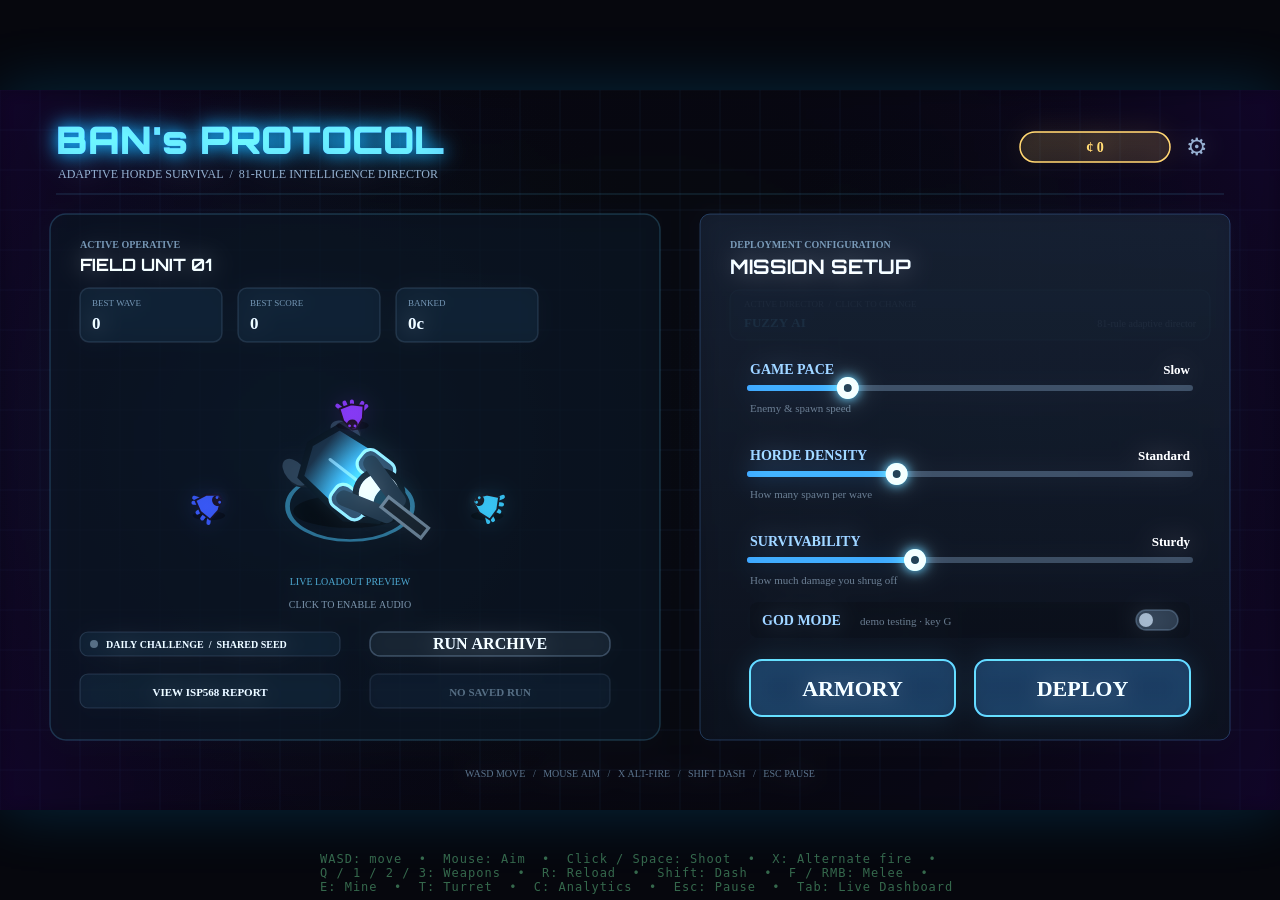
<file: docs/index.html>
<!DOCTYPE html>
<html lang="en">
<head>
<meta charset="UTF-8">
<meta name="viewport" content="width=device-width, initial-scale=1.0, maximum-scale=1.0, user-scalable=no">
<title>BAN's Protocol — Adaptive Horde Survival</title>
<meta name="google" content="notranslate">
<meta name="robots" content="noai">
<!-- display font for titles -->
<link rel="preconnect" href="https://fonts.googleapis.com">
<link rel="preconnect" href="https://fonts.gstatic.com" crossorigin>
<link href="https://fonts.googleapis.com/css2?family=Orbitron:wght@500;700;900&display=swap" rel="stylesheet">
<link rel="stylesheet" href="css/style.css">
</head>
<body autocomplete="off">
<div id="wrap"><canvas id="c"></canvas></div>



<div id="hint">WASD: move &nbsp;•&nbsp; Mouse: Aim &nbsp;•&nbsp; Click / Space: Shoot &nbsp;•&nbsp; X: Alternate fire &nbsp;•&nbsp; Q / 1 / 2 / 3: Weapons &nbsp;•&nbsp; R: Reload &nbsp;•&nbsp; Shift: Dash &nbsp;•&nbsp; F / RMB: Melee &nbsp;•&nbsp; E: Mine &nbsp;•&nbsp; T: Turret &nbsp;•&nbsp; C: Analytics &nbsp;•&nbsp; Esc: Pause &nbsp;•&nbsp; Tab: Live Dashboard</div>

<!-- Load order matters -->
<script src="js/config.js"></script>
<script src="js/balance.js"></script>
<script src="js/audio.js"></script>
<script src="js/world.js"></script>
<script src="js/fuzzy.js"></script>
<script src="js/state.js"></script>
<script src="js/weapons.js"></script>
<script src="js/roguelite.js"></script>
<script src="js/advanced.js"></script>
<script src="js/mechanics.js"></script>
<script src="js/input.js"></script>
<script src="js/render.js"></script>
<script src="js/post.js"></script>
<script src="js/hud.js"></script>
<script src="js/screens.js"></script>
<script src="js/analytics.js"></script>
<!-- Three.js disabled for performance
<script src="js/lib/three.min.js"></script>
<script src="js/render3d.js"></script>
-->
<script src="js/main.js"></script>

</body>
</html>
</file>
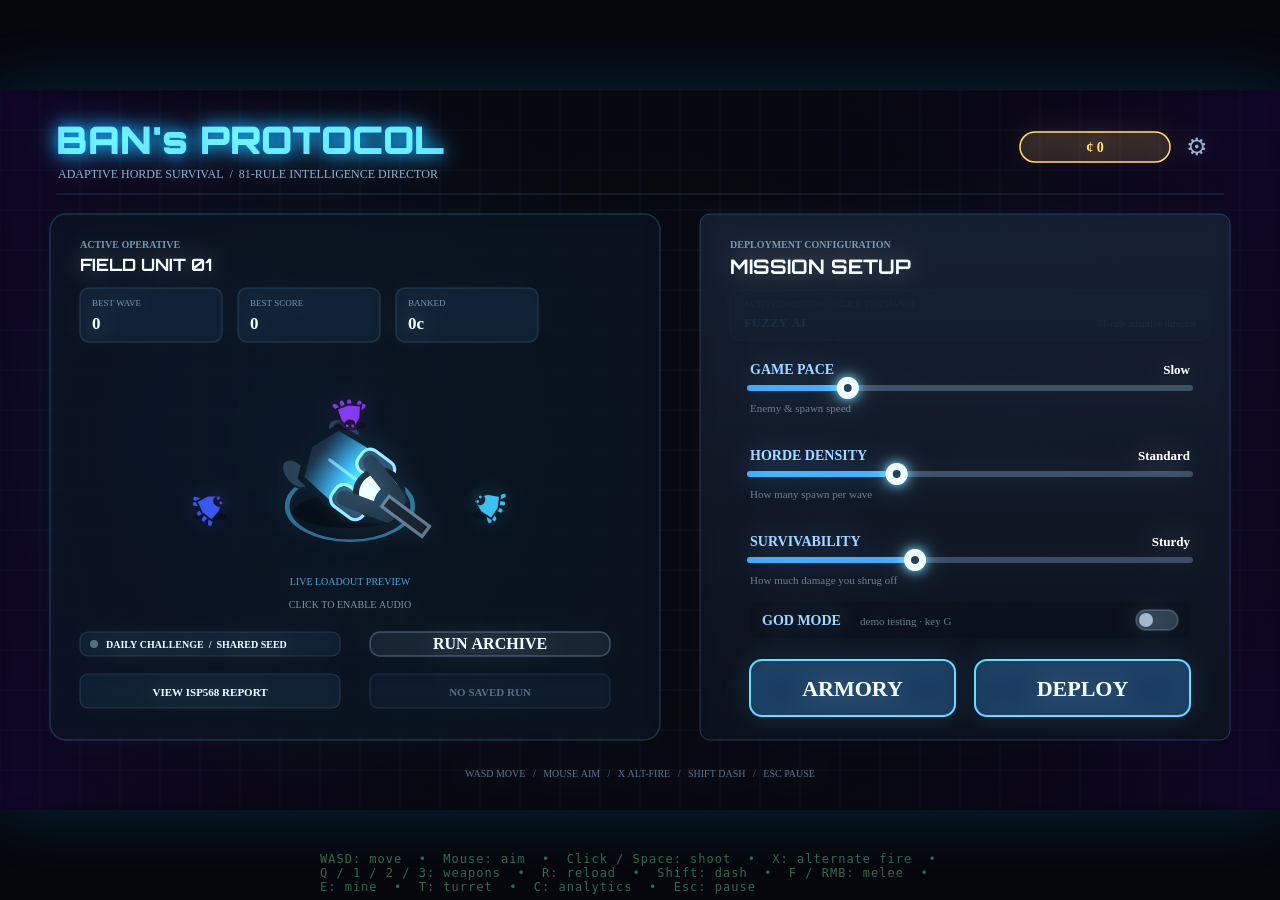
<file: game/index.html>
<!DOCTYPE html>
<html lang="en">
<head>
<meta charset="UTF-8">
<meta name="viewport" content="width=device-width, initial-scale=1.0">
<title>BAN's Protocol — Adaptive Horde Survival</title>
<!-- display font for titles; falls back to Segoe UI if offline -->
<link rel="preconnect" href="https://fonts.googleapis.com">
<link rel="preconnect" href="https://fonts.gstatic.com" crossorigin>
<link href="https://fonts.googleapis.com/css2?family=Orbitron:wght@500;700;900&display=swap" rel="stylesheet">
<link rel="stylesheet" href="css/style.css">
</head>
<body>
<div id="wrap"><canvas id="c"></canvas></div>
<div id="hint">WASD: move &nbsp;•&nbsp; Mouse: aim &nbsp;•&nbsp; Click / Space: shoot &nbsp;•&nbsp; X: alternate fire &nbsp;•&nbsp; Q / 1 / 2 / 3: weapons &nbsp;•&nbsp; R: reload &nbsp;•&nbsp; Shift: dash &nbsp;•&nbsp; F / RMB: melee &nbsp;•&nbsp; E: mine &nbsp;•&nbsp; T: turret &nbsp;•&nbsp; C: analytics &nbsp;•&nbsp; Esc: pause</div>

<!-- Load order matters: each script builds on the previous ones. -->
<script src="js/config.js"></script>   <!-- canvas, ctx, W/H, resize -->
<script src="js/balance.js"></script>  <!-- central tuning constants -->
<script src="js/audio.js"></script>    <!-- procedural WebAudio engine (SFX + adaptive ambient) -->
<script src="js/world.js"></script>    <!-- maze generation, walls, LOS, fog, minimap -->
<script src="js/fuzzy.js"></script>    <!-- 729-rule Mamdani/Sugeno director + per-enemy micro-FIS -->
<script src="js/state.js"></script>    <!-- G game-state object + reset() -->
<script src="js/weapons.js"></script>  <!-- weapons, levelling, power-ups, coin meta -->
<script src="js/roguelite.js"></script><!-- perks, sector modifiers, deployables, barrels, achievements -->
<script src="js/advanced.js"></script> <!-- v7 experiments, missions, themes, saves, modules, squad AI -->
<script src="js/mechanics.js"></script><!-- shoot/reload/spawn/update loop -->
<script src="js/input.js"></script>    <!-- keyboard + mouse handlers -->
<script src="js/render.js"></script>   <!-- world rendering + lights/shockwaves + pseudo-3D characters -->
<script src="js/post.js"></script>     <!-- full-screen bloom post-process -->
<script src="js/hud.js"></script>      <!-- gauges, MF graphs, rules panel, HUD -->
<script src="js/screens.js"></script>  <!-- setup / pause / death / settings / perks + click routing -->
<script src="js/analytics.js"></script><!-- fuzzy analytics overlay: control surface, heatmap, defuzz, CSV [C] -->
<script src="js/lib/three.min.js"></script><!-- optional first-person renderer -->
<script src="js/render3d.js"></script> <!-- toggleable 3D view; gameplay remains shared -->
<script src="js/main.js"></script>     <!-- requestAnimationFrame loop -->
</body>
</html>
</file>
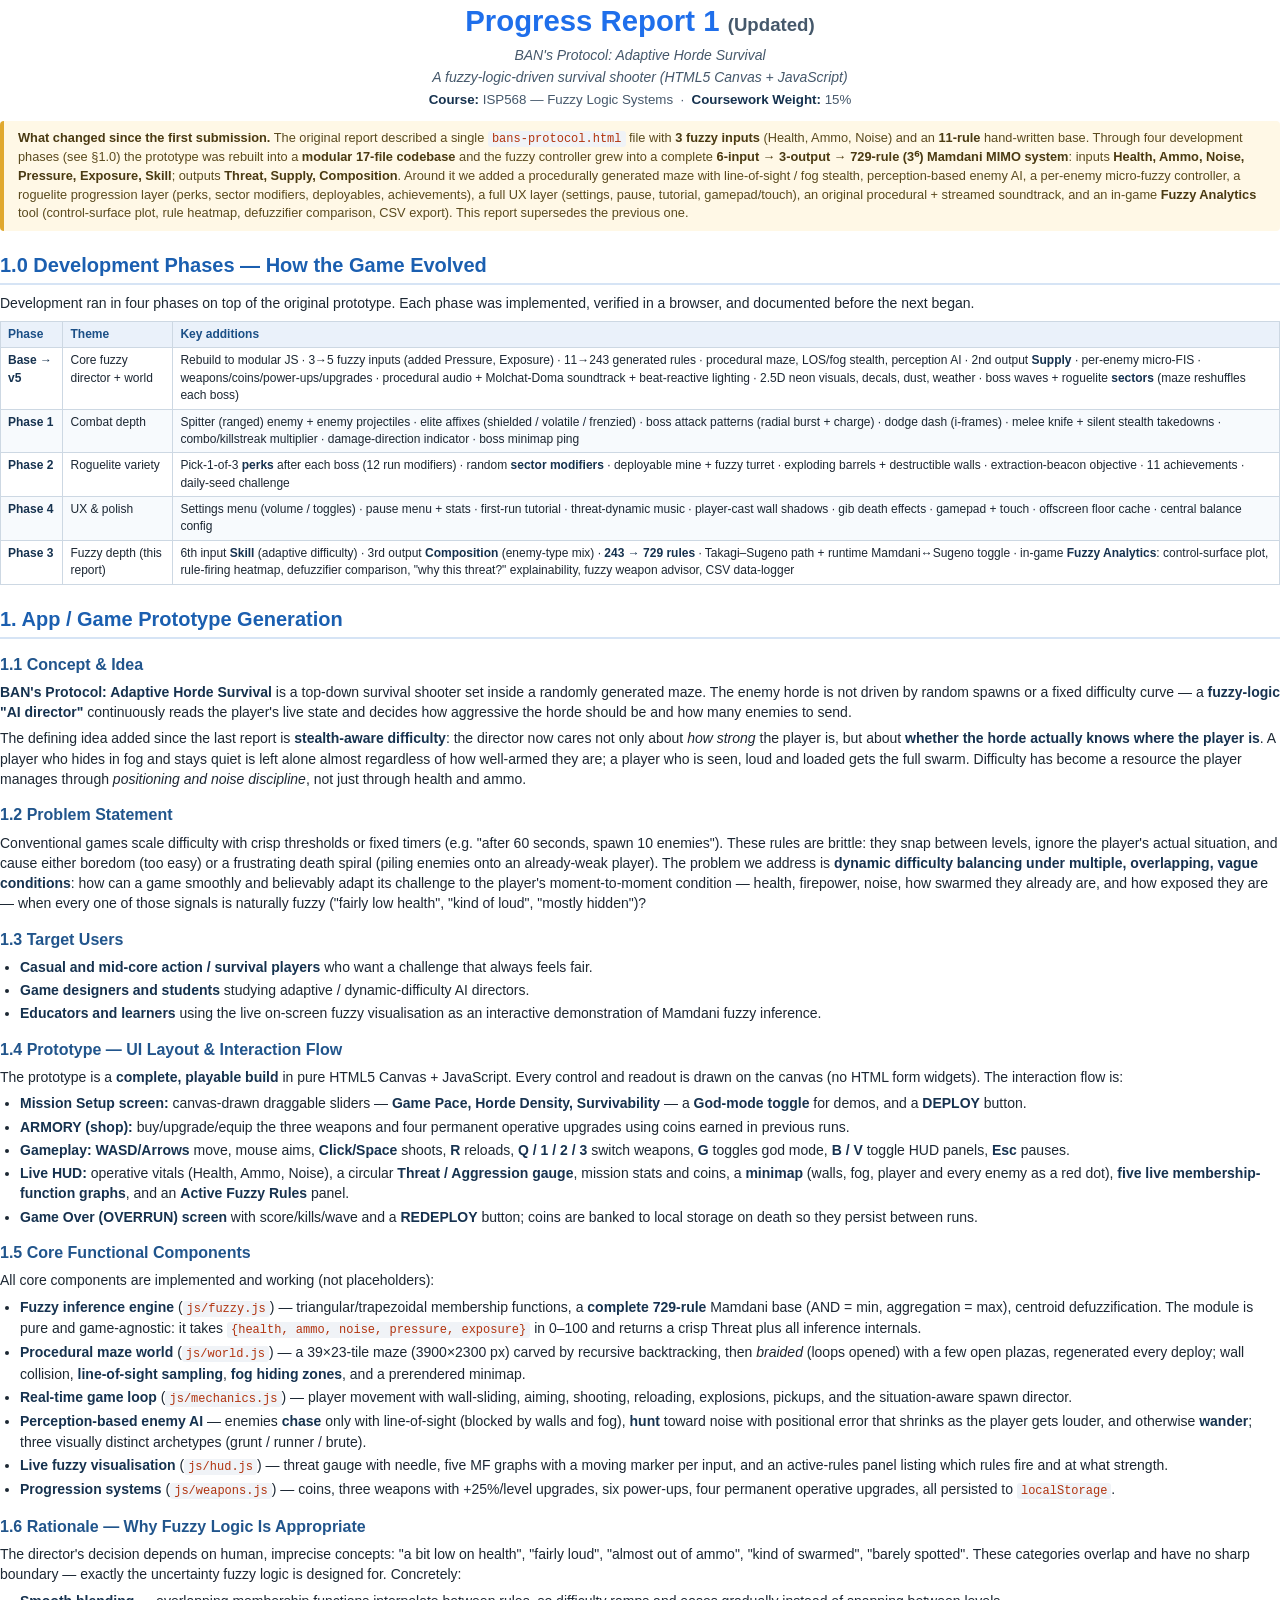
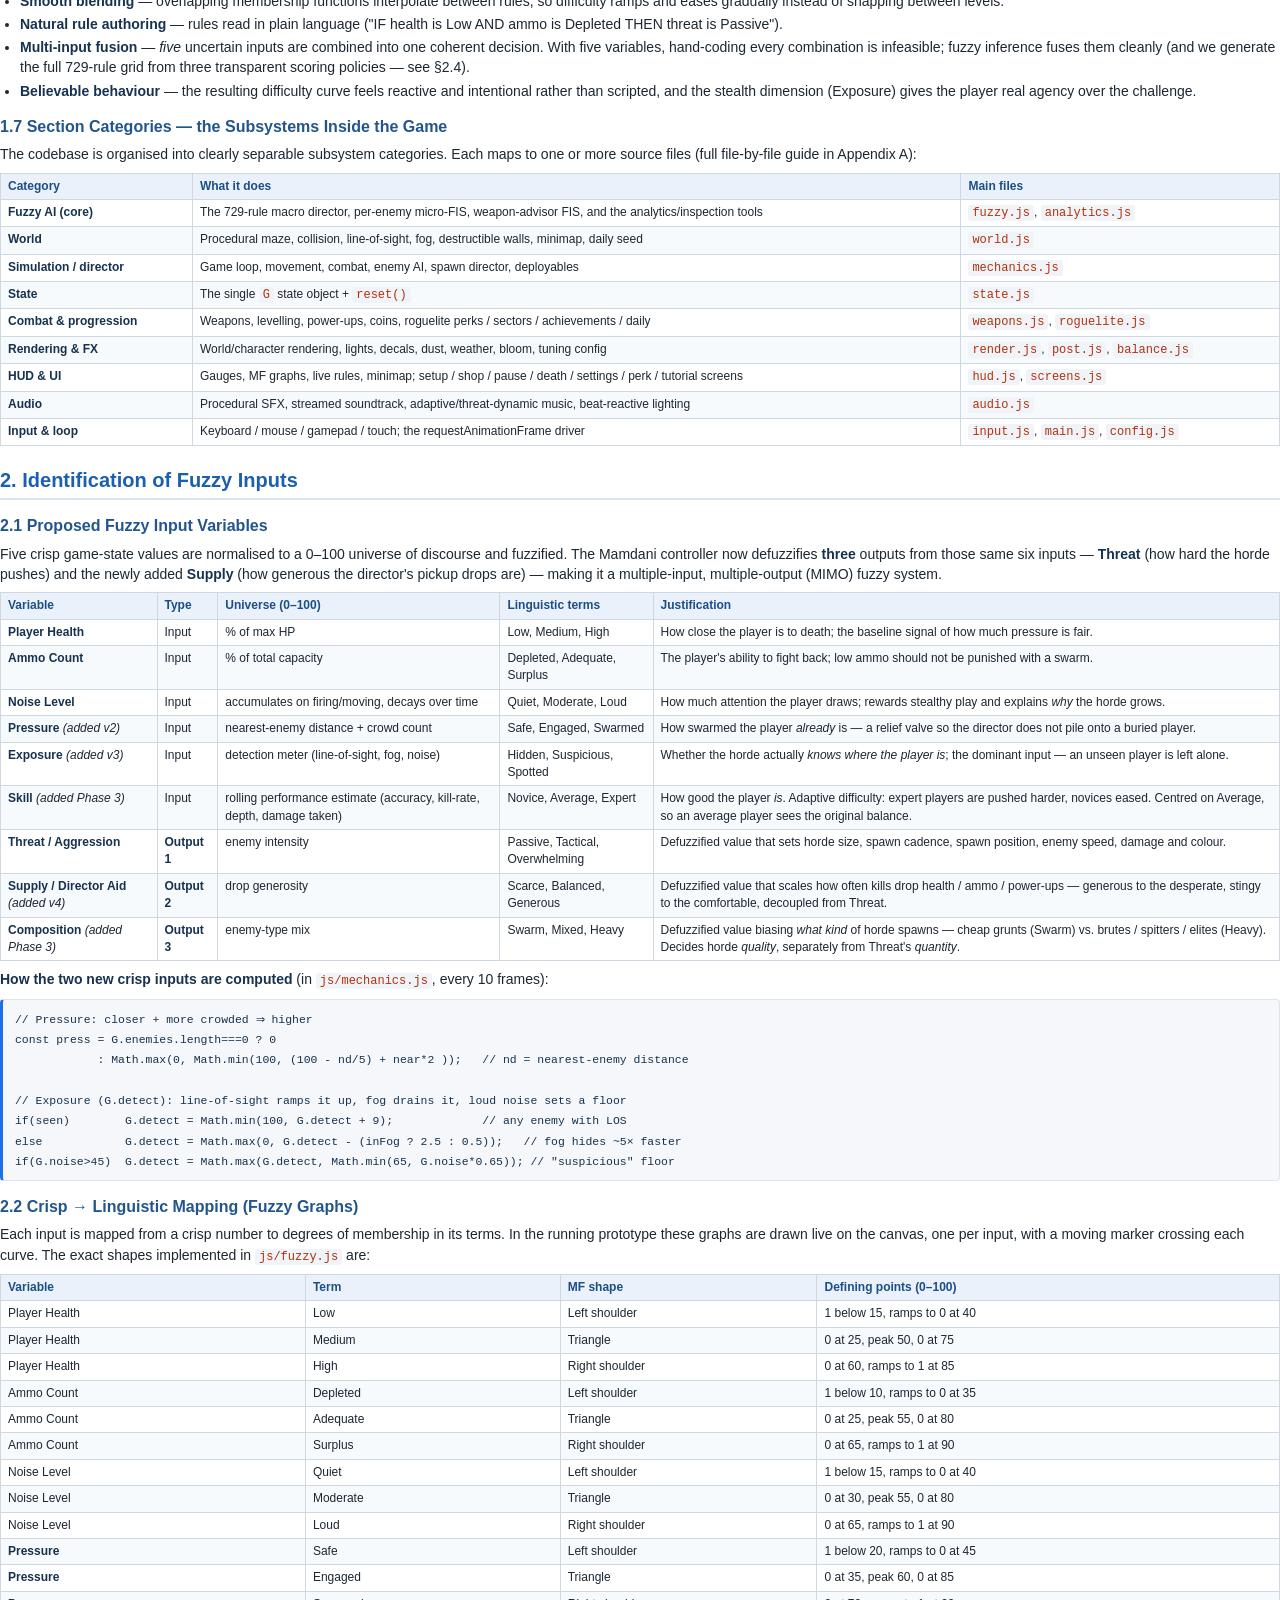
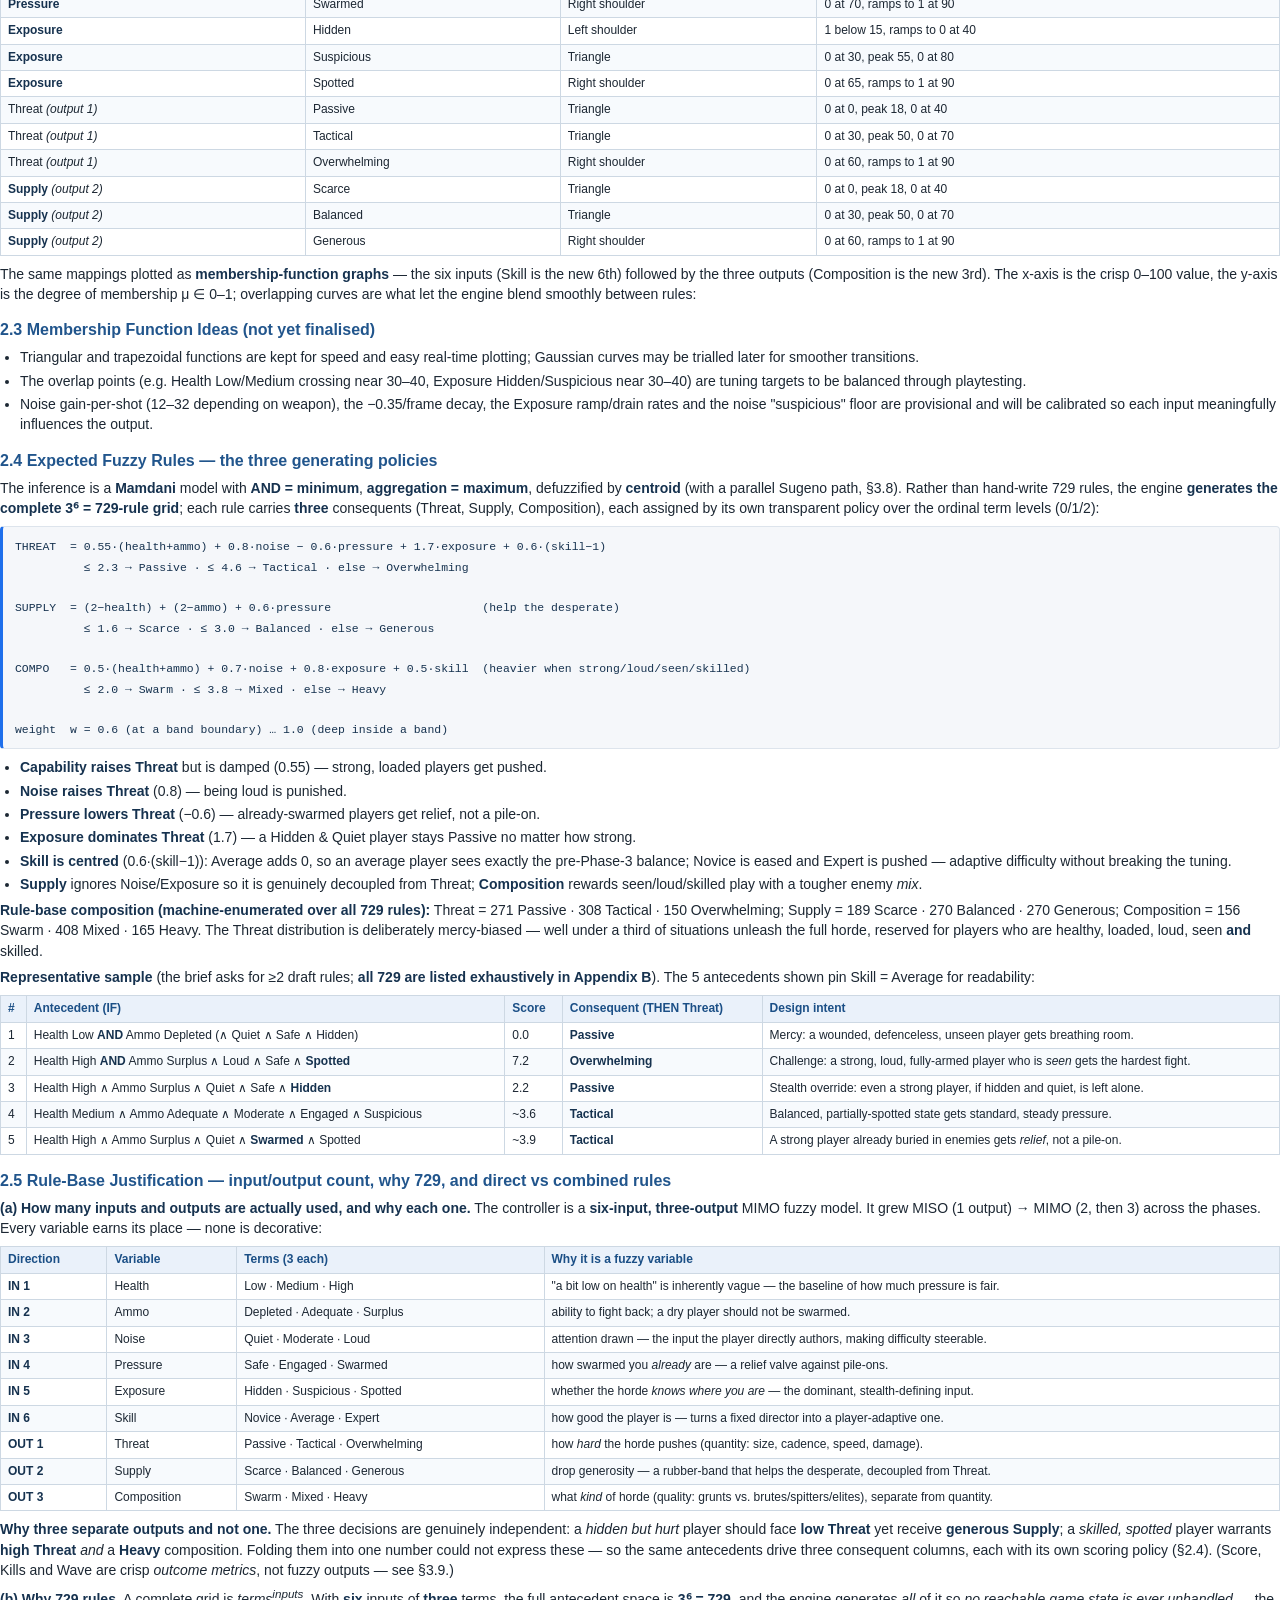
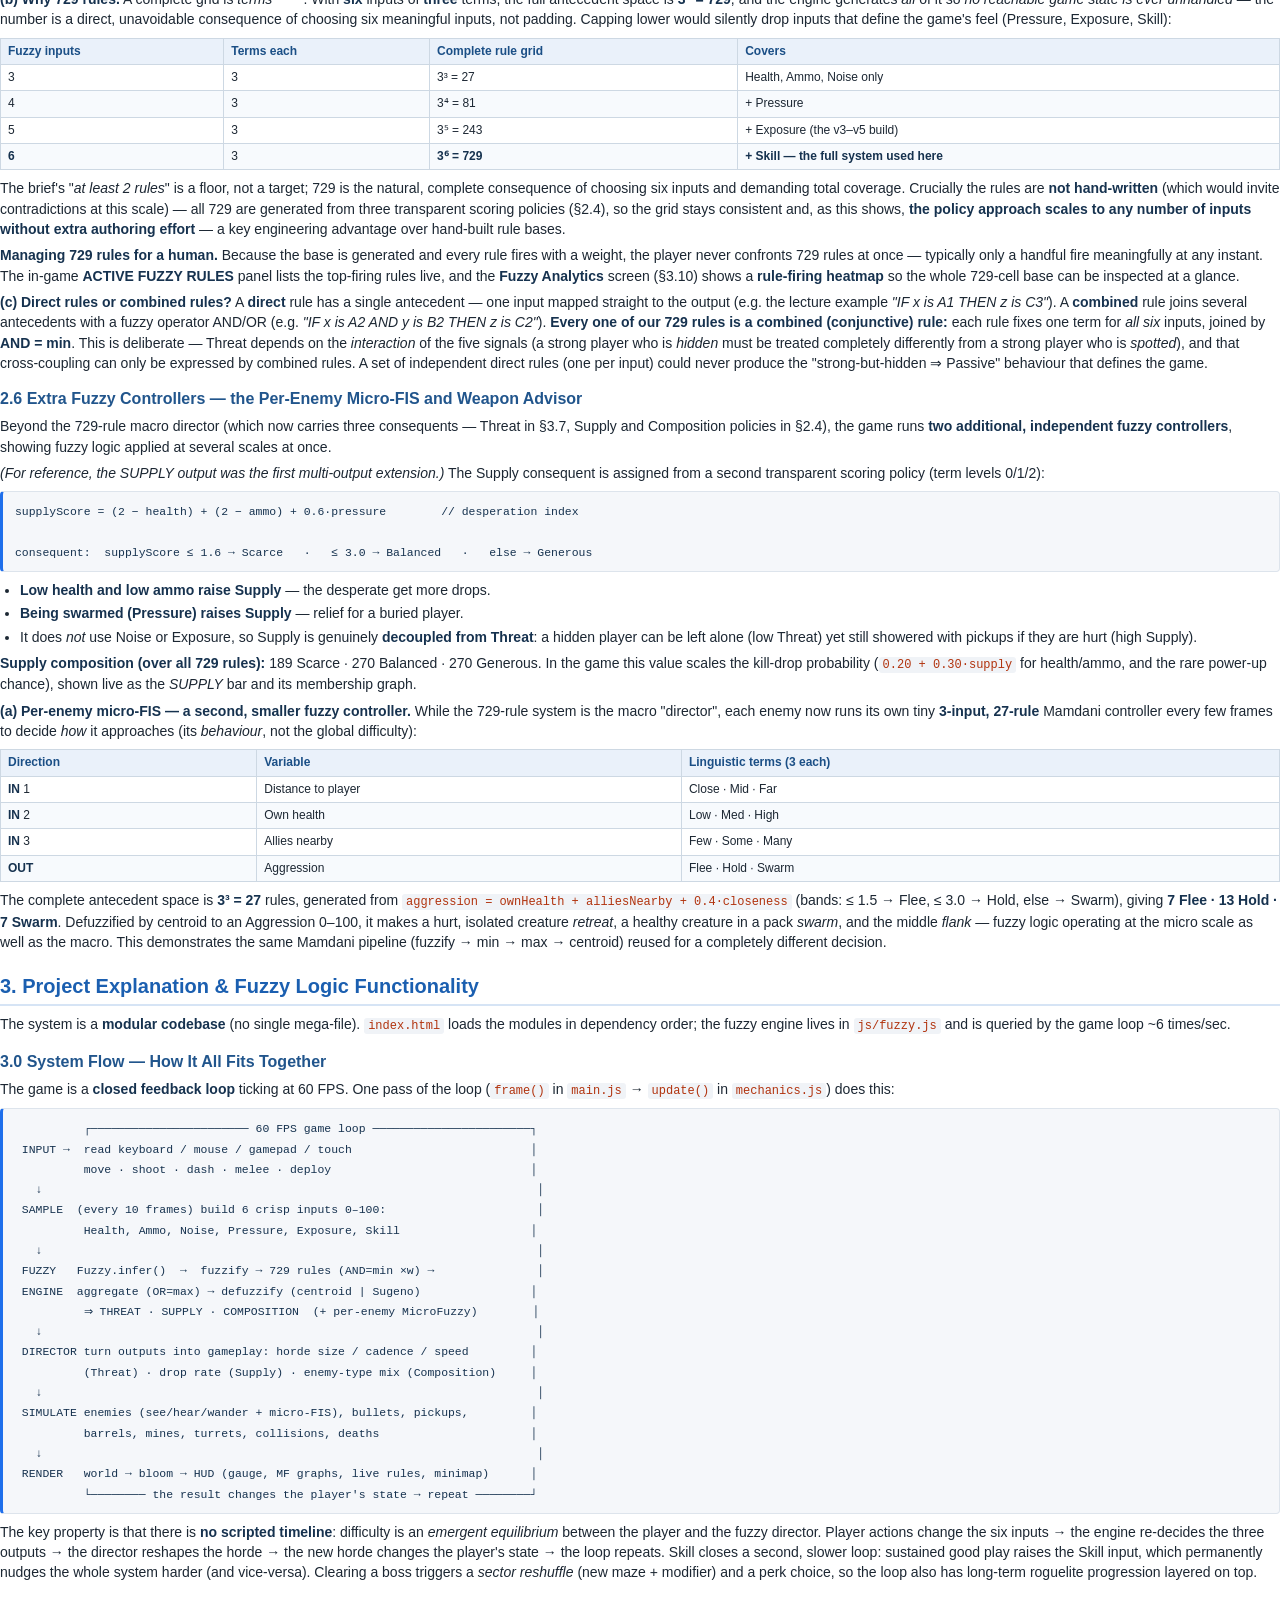
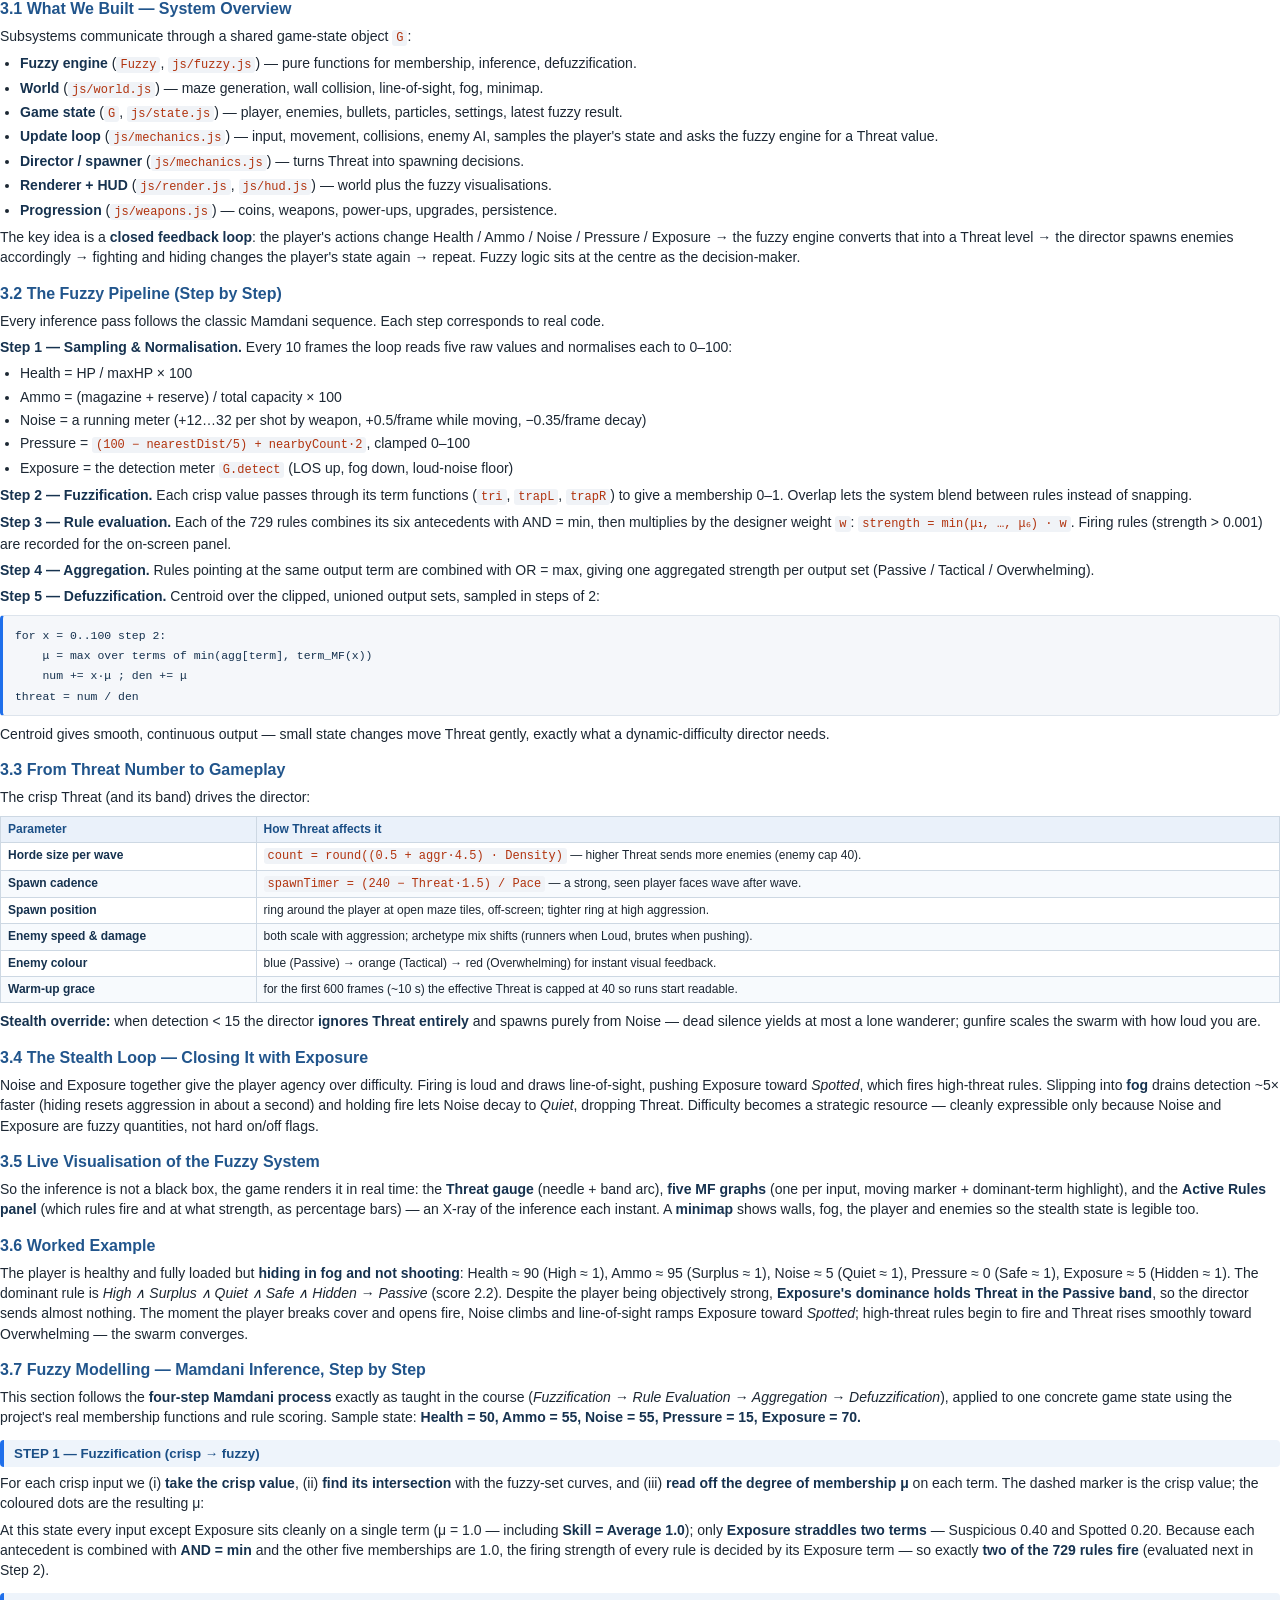
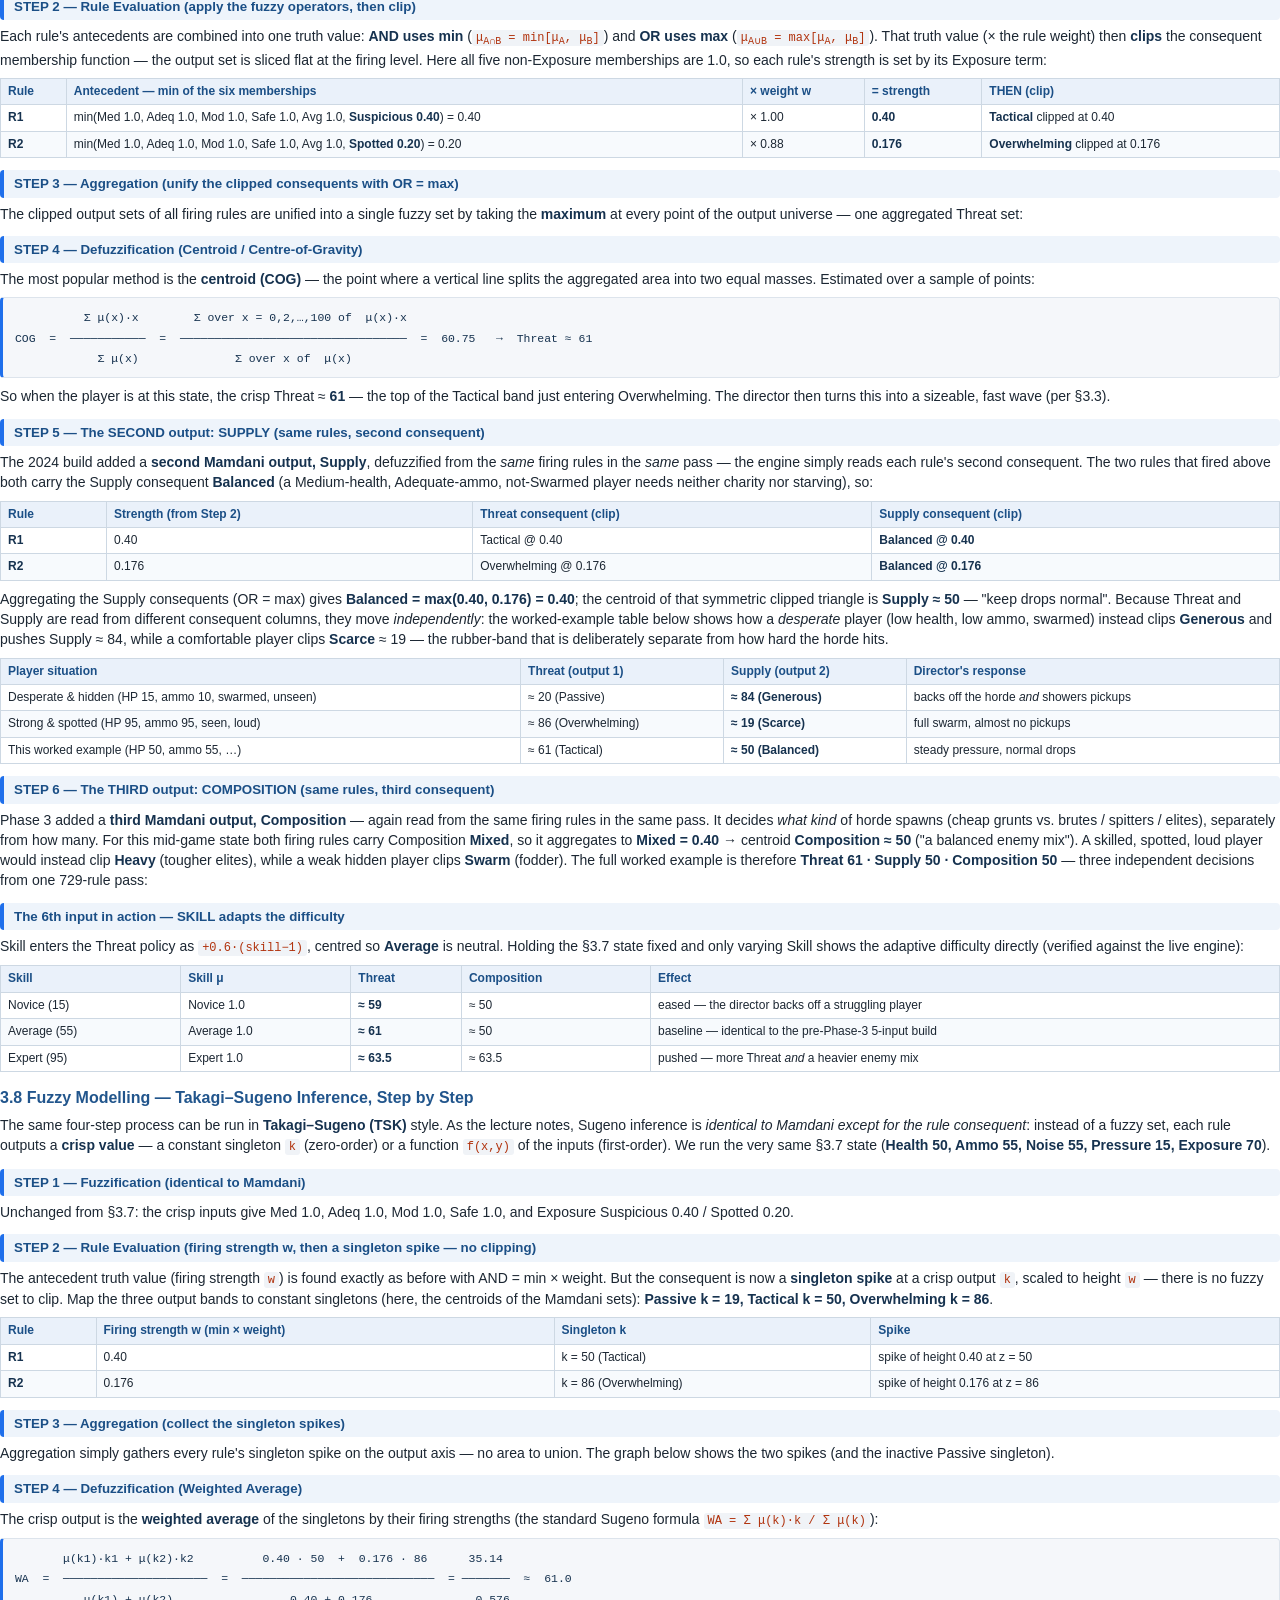
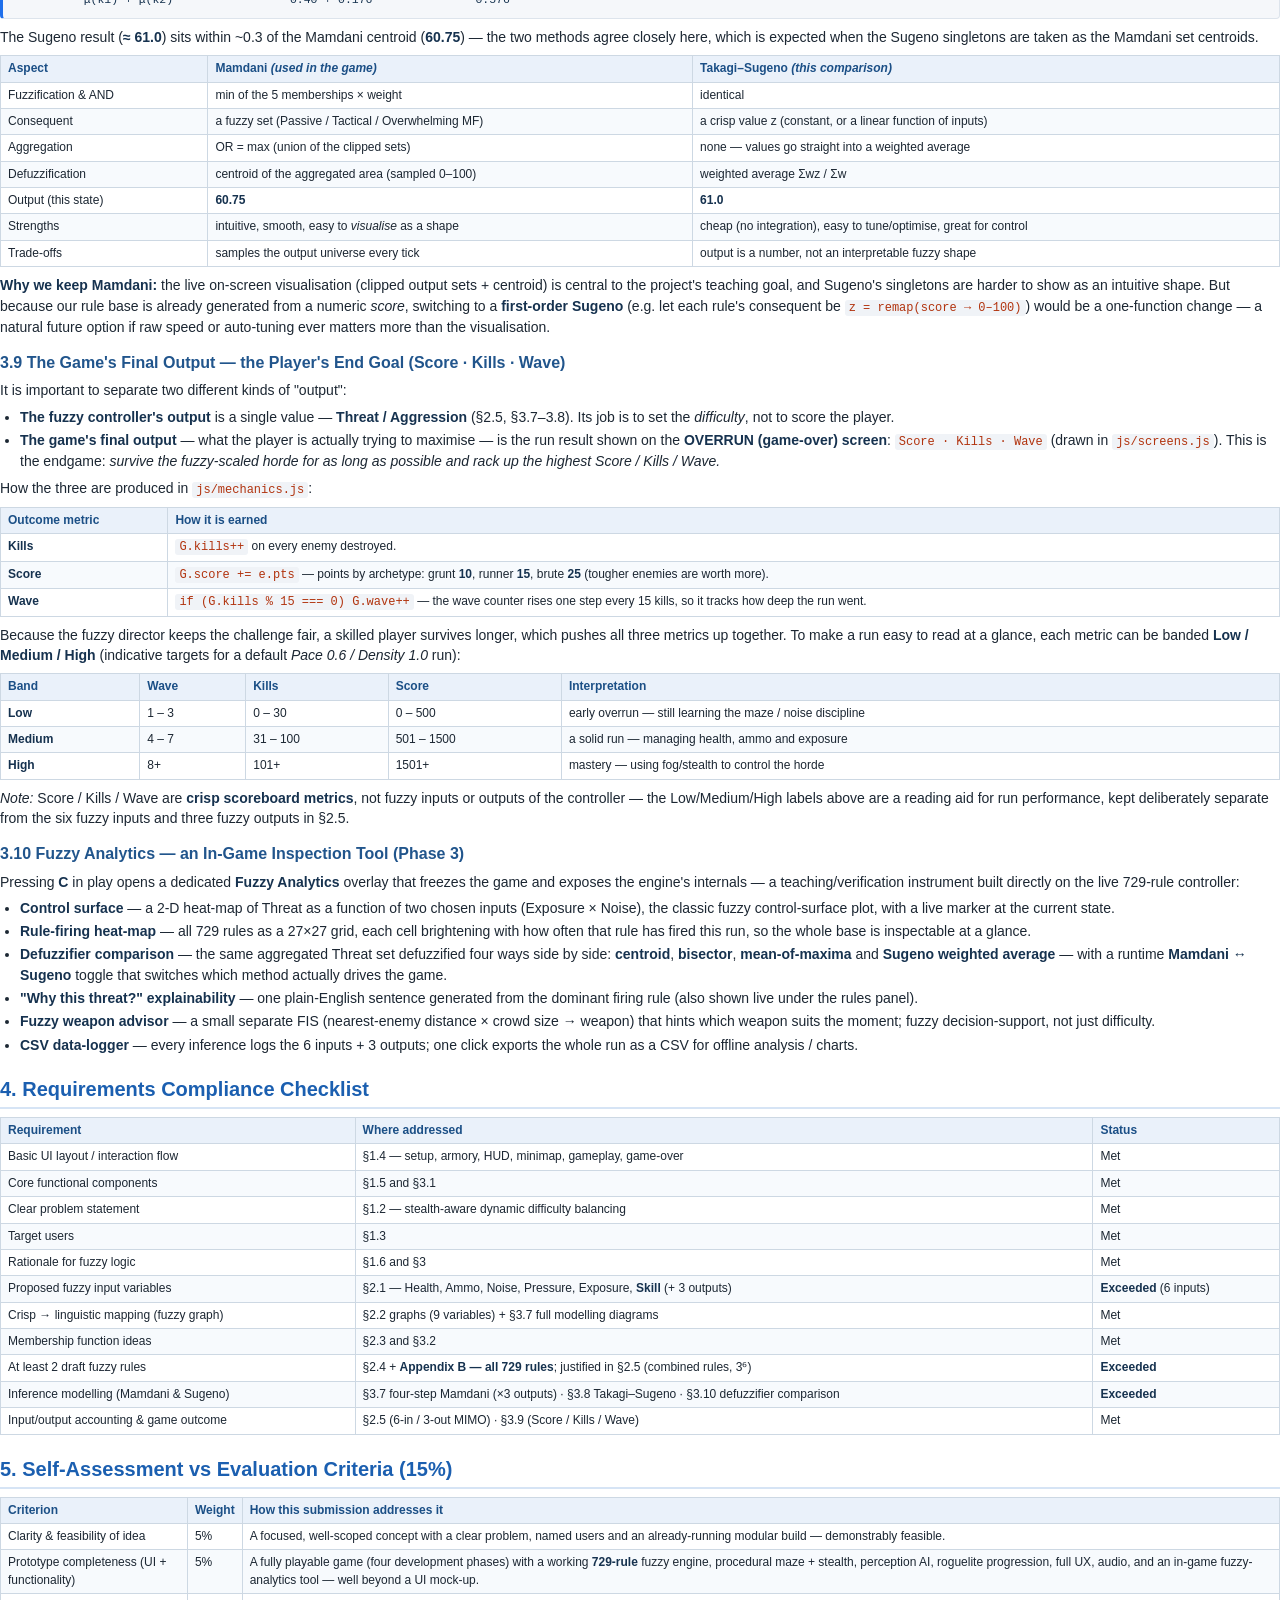
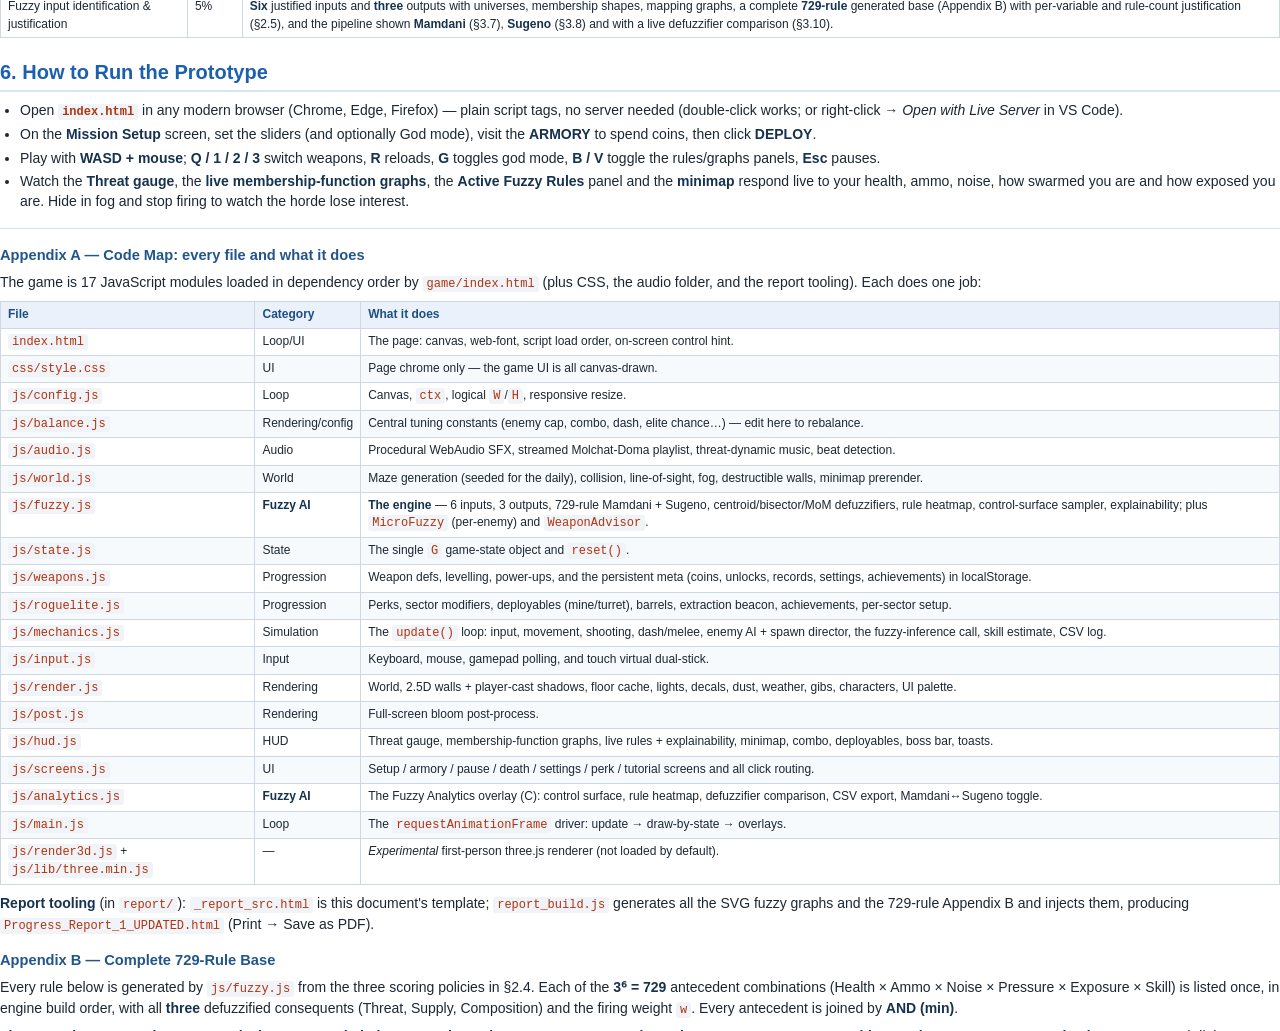
<file: report/_report_src.html>
<!DOCTYPE html>
<html lang="en">
<head>
<meta charset="UTF-8">
<title>Progress Report 1 (Updated) — BAN's Protocol</title>
<style>
  @page { size: A4; margin: 18mm 16mm; }
  * { box-sizing: border-box; }
  body {
    font-family: "Calibri", "Segoe UI", Arial, sans-serif;
    font-size: 10.5pt; line-height: 1.45; color: #1c2733; margin: 0;
  }
  h1 { font-size: 22pt; color: #1f6feb; margin: 0 0 2pt; text-align: center; }
  h2 { font-size: 15pt; color: #1b5fb0; border-bottom: 2px solid #d6e4f5;
       padding-bottom: 3px; margin: 20px 0 8px; }
  h3 { font-size: 12pt; color: #21558c; margin: 14px 0 4px; }
  h4 { font-size: 10.5pt; color: #34608c; margin: 12px 0 4px; }
  p { margin: 6px 0; }
  ul { margin: 6px 0; padding-left: 20px; }
  li { margin: 3px 0; }
  code { font-family: "Consolas", monospace; font-size: 9pt;
         background: #f0f3f7; padding: 1px 4px; border-radius: 3px; color: #b1330e; }
  pre { background: #f5f7fa; border: 1px solid #dde4ec; border-left: 3px solid #1f6feb;
        border-radius: 4px; padding: 9px 12px; overflow-x: auto; margin: 8px 0; }
  pre code { background: none; padding: 0; color: #16324f; font-size: 8.6pt; line-height: 1.4; }
  table { border-collapse: collapse; width: 100%; margin: 8px 0; font-size: 9pt; }
  th, td { border: 1px solid #cdd8e3; padding: 4px 7px; text-align: left; vertical-align: top; }
  th { background: #eaf1fa; color: #1b4f86; font-weight: 600; }
  tr:nth-child(even) td { background: #f7fafd; }
  .subtitle { text-align: center; font-style: italic; color: #45586b; margin: 2px 0; }
  .meta { text-align: center; color: #45586b; margin: 2px 0 10px; font-size: 10pt; }
  blockquote {
    background: #fff8e6; border-left: 4px solid #e0a82e; margin: 12px 0;
    padding: 8px 14px; border-radius: 4px; color: #5a4a1e; font-size: 9.6pt;
  }
  blockquote strong { color: #4a3a12; }
  hr { border: none; border-top: 1px solid #d6e4f5; margin: 16px 0; }
  .appendix h3 { font-size: 11pt; }
  strong { color: #16324f; }

  /* fuzzy membership-function graphs / modelling panels */
  .graphs-wrap { display: flex; flex-wrap: wrap; gap: 8px 2%; margin: 8px 0 2px; }
  .graph { width: 49%; page-break-inside: avoid; margin-bottom: 4px; }
  .gtitle { font-weight: 600; color: #21558c; font-size: 9.5pt; margin: 2px 0 0; }
  .leg { font-size: 8.2pt; margin: 0 0 1px; }
  .leg span { margin-right: 9px; font-weight: 600; }
  svg.mf { width: 100%; height: auto; border: 1px solid #e2e8f0; border-radius: 4px; background: #fcfdff; }
  .stage { background: #eef4fb; border-left: 4px solid #1f6feb; border-radius: 4px;
           padding: 4px 10px; margin: 12px 0 2px; font-weight: 600; color: #1b4f86; font-size: 10pt; }

  /* full 729-rule table */
  .rules { font-size: 8pt; }
  .rules th, .rules td { padding: 2px 5px; }
  .rules thead { display: table-header-group; }
  .rules tr { page-break-inside: avoid; }
  .rules td.p { color: #1f7a3d; font-weight: 600; }
  .rules td.t { color: #b8791a; font-weight: 600; }
  .rules td.o { color: #c0263b; font-weight: 600; }
  .rules tr:nth-child(even) td { background: #f6faf7; }
  .page-break { page-break-before: always; }
</style>
</head>
<body>

<h1>Progress Report 1 <span style="font-size:14pt;color:#45586b;">(Updated)</span></h1>
<p class="subtitle">BAN's Protocol: Adaptive Horde Survival</p>
<p class="subtitle">A fuzzy-logic-driven survival shooter (HTML5 Canvas + JavaScript)</p>
<p class="meta"><strong>Course:</strong> ISP568 — Fuzzy Logic Systems &nbsp;·&nbsp; <strong>Coursework Weight:</strong> 15%</p>

<blockquote>
<strong>What changed since the first submission.</strong> The original report described a single
<code>bans-protocol.html</code> file with <strong>3 fuzzy inputs</strong> (Health, Ammo, Noise) and an
<strong>11-rule</strong> hand-written base. Through four development phases (see §1.0) the prototype was rebuilt
into a <strong>modular 17-file codebase</strong> and the fuzzy controller grew into a complete
<strong>6-input → 3-output → 729-rule (3⁶) Mamdani MIMO system</strong>:
inputs <strong>Health, Ammo, Noise, Pressure, Exposure, Skill</strong>; outputs
<strong>Threat, Supply, Composition</strong>. Around it we added a procedurally generated maze with
line-of-sight / fog stealth, perception-based enemy AI, a per-enemy micro-fuzzy controller, a roguelite
progression layer (perks, sector modifiers, deployables, achievements), a full UX layer (settings, pause,
tutorial, gamepad/touch), an original procedural + streamed soundtrack, and an in-game
<strong>Fuzzy Analytics</strong> tool (control-surface plot, rule heatmap, defuzzifier comparison, CSV export).
This report supersedes the previous one.
</blockquote>

<h2>1.0 Development Phases — How the Game Evolved</h2>
<p>Development ran in four phases on top of the original prototype. Each phase was implemented, verified in a
browser, and documented before the next began.</p>
<table>
<thead><tr><th>Phase</th><th>Theme</th><th>Key additions</th></tr></thead>
<tbody>
<tr><td><strong>Base → v5</strong></td><td>Core fuzzy director + world</td><td>Rebuild to modular JS · 3→5 fuzzy inputs (added Pressure, Exposure) · 11→243 generated rules · procedural maze, LOS/fog stealth, perception AI · 2nd output <strong>Supply</strong> · per-enemy micro-FIS · weapons/coins/power-ups/upgrades · procedural audio + Molchat-Doma soundtrack + beat-reactive lighting · 2.5D neon visuals, decals, dust, weather · boss waves + roguelite <strong>sectors</strong> (maze reshuffles each boss)</td></tr>
<tr><td><strong>Phase 1</strong></td><td>Combat depth</td><td>Spitter (ranged) enemy + enemy projectiles · elite affixes (shielded / volatile / frenzied) · boss attack patterns (radial burst + charge) · dodge dash (i-frames) · melee knife + silent stealth takedowns · combo/killstreak multiplier · damage-direction indicator · boss minimap ping</td></tr>
<tr><td><strong>Phase 2</strong></td><td>Roguelite variety</td><td>Pick-1-of-3 <strong>perks</strong> after each boss (12 run modifiers) · random <strong>sector modifiers</strong> · deployable mine + fuzzy turret · exploding barrels + destructible walls · extraction-beacon objective · 11 achievements · daily-seed challenge</td></tr>
<tr><td><strong>Phase 4</strong></td><td>UX &amp; polish</td><td>Settings menu (volume / toggles) · pause menu + stats · first-run tutorial · threat-dynamic music · player-cast wall shadows · gib death effects · gamepad + touch · offscreen floor cache · central balance config</td></tr>
<tr><td><strong>Phase 3</strong></td><td>Fuzzy depth (this report)</td><td>6th input <strong>Skill</strong> (adaptive difficulty) · 3rd output <strong>Composition</strong> (enemy-type mix) · <strong>243 → 729 rules</strong> · Takagi–Sugeno path + runtime Mamdani↔Sugeno toggle · in-game <strong>Fuzzy Analytics</strong>: control-surface plot, rule-firing heatmap, defuzzifier comparison, "why this threat?" explainability, fuzzy weapon advisor, CSV data-logger</td></tr>
</tbody>
</table>

<h2>1. App / Game Prototype Generation</h2>

<h3>1.1 Concept &amp; Idea</h3>
<p><strong>BAN's Protocol: Adaptive Horde Survival</strong> is a top-down survival shooter set inside a randomly
generated maze. The enemy horde is not driven by random spawns or a fixed difficulty curve — a
<strong>fuzzy-logic "AI director"</strong> continuously reads the player's live state and decides how aggressive the
horde should be and how many enemies to send.</p>
<p>The defining idea added since the last report is <strong>stealth-aware difficulty</strong>: the director now cares
not only about <em>how strong</em> the player is, but about <strong>whether the horde actually knows where the player
is</strong>. A player who hides in fog and stays quiet is left alone almost regardless of how well-armed they are; a
player who is seen, loud and loaded gets the full swarm. Difficulty has become a resource the player manages through
<em>positioning and noise discipline</em>, not just through health and ammo.</p>

<h3>1.2 Problem Statement</h3>
<p>Conventional games scale difficulty with crisp thresholds or fixed timers (e.g. "after 60 seconds, spawn 10
enemies"). These rules are brittle: they snap between levels, ignore the player's actual situation, and cause either
boredom (too easy) or a frustrating death spiral (piling enemies onto an already-weak player). The problem we address
is <strong>dynamic difficulty balancing under multiple, overlapping, vague conditions</strong>: how can a game
smoothly and believably adapt its challenge to the player's moment-to-moment condition — health, firepower, noise, how
swarmed they already are, and how exposed they are — when every one of those signals is naturally fuzzy ("fairly low
health", "kind of loud", "mostly hidden")?</p>

<h3>1.3 Target Users</h3>
<ul>
  <li><strong>Casual and mid-core action / survival players</strong> who want a challenge that always feels fair.</li>
  <li><strong>Game designers and students</strong> studying adaptive / dynamic-difficulty AI directors.</li>
  <li><strong>Educators and learners</strong> using the live on-screen fuzzy visualisation as an interactive
      demonstration of Mamdani fuzzy inference.</li>
</ul>

<h3>1.4 Prototype — UI Layout &amp; Interaction Flow</h3>
<p>The prototype is a <strong>complete, playable build</strong> in pure HTML5 Canvas + JavaScript. Every control and
readout is drawn on the canvas (no HTML form widgets). The interaction flow is:</p>
<ul>
  <li><strong>Mission Setup screen:</strong> canvas-drawn draggable sliders — <strong>Game Pace, Horde Density,
      Survivability</strong> — a <strong>God-mode toggle</strong> for demos, and a <strong>DEPLOY</strong> button.</li>
  <li><strong>ARMORY (shop):</strong> buy/upgrade/equip the three weapons and four permanent operative upgrades using
      coins earned in previous runs.</li>
  <li><strong>Gameplay:</strong> <strong>WASD/Arrows</strong> move, mouse aims, <strong>Click/Space</strong> shoots,
      <strong>R</strong> reloads, <strong>Q / 1 / 2 / 3</strong> switch weapons, <strong>G</strong> toggles god mode,
      <strong>B / V</strong> toggle HUD panels, <strong>Esc</strong> pauses.</li>
  <li><strong>Live HUD:</strong> operative vitals (Health, Ammo, Noise), a circular <strong>Threat / Aggression
      gauge</strong>, mission stats and coins, a <strong>minimap</strong> (walls, fog, player and every enemy as a red
      dot), <strong>five live membership-function graphs</strong>, and an <strong>Active Fuzzy Rules</strong> panel.</li>
  <li><strong>Game Over (OVERRUN) screen</strong> with score/kills/wave and a <strong>REDEPLOY</strong> button; coins
      are banked to local storage on death so they persist between runs.</li>
</ul>

<h3>1.5 Core Functional Components</h3>
<p>All core components are implemented and working (not placeholders):</p>
<ul>
  <li><strong>Fuzzy inference engine</strong> (<code>js/fuzzy.js</code>) — triangular/trapezoidal membership
      functions, a <strong>complete 729-rule</strong> Mamdani base (AND = min, aggregation = max), centroid
      defuzzification. The module is pure and game-agnostic: it takes <code>{health, ammo, noise, pressure,
      exposure}</code> in 0–100 and returns a crisp Threat plus all inference internals.</li>
  <li><strong>Procedural maze world</strong> (<code>js/world.js</code>) — a 39×23-tile maze (3900×2300 px) carved by
      recursive backtracking, then <em>braided</em> (loops opened) with a few open plazas, regenerated every deploy;
      wall collision, <strong>line-of-sight sampling</strong>, <strong>fog hiding zones</strong>, and a prerendered
      minimap.</li>
  <li><strong>Real-time game loop</strong> (<code>js/mechanics.js</code>) — player movement with wall-sliding, aiming,
      shooting, reloading, explosions, pickups, and the situation-aware spawn director.</li>
  <li><strong>Perception-based enemy AI</strong> — enemies <strong>chase</strong> only with line-of-sight (blocked by
      walls and fog), <strong>hunt</strong> toward noise with positional error that shrinks as the player gets louder,
      and otherwise <strong>wander</strong>; three visually distinct archetypes (grunt / runner / brute).</li>
  <li><strong>Live fuzzy visualisation</strong> (<code>js/hud.js</code>) — threat gauge with needle, five MF graphs
      with a moving marker per input, and an active-rules panel listing which rules fire and at what strength.</li>
  <li><strong>Progression systems</strong> (<code>js/weapons.js</code>) — coins, three weapons with +25%/level
      upgrades, six power-ups, four permanent operative upgrades, all persisted to <code>localStorage</code>.</li>
</ul>

<h3>1.6 Rationale — Why Fuzzy Logic Is Appropriate</h3>
<p>The director's decision depends on human, imprecise concepts: "a bit low on health", "fairly loud", "almost out of
ammo", "kind of swarmed", "barely spotted". These categories overlap and have no sharp boundary — exactly the
uncertainty fuzzy logic is designed for. Concretely:</p>
<ul>
  <li><strong>Smooth blending</strong> — overlapping membership functions interpolate between rules, so difficulty
      ramps and eases gradually instead of snapping between levels.</li>
  <li><strong>Natural rule authoring</strong> — rules read in plain language ("IF health is Low AND ammo is Depleted
      THEN threat is Passive").</li>
  <li><strong>Multi-input fusion</strong> — <em>five</em> uncertain inputs are combined into one coherent decision.
      With five variables, hand-coding every combination is infeasible; fuzzy inference fuses them cleanly (and we
      generate the full 729-rule grid from three transparent scoring policies — see §2.4).</li>
  <li><strong>Believable behaviour</strong> — the resulting difficulty curve feels reactive and intentional rather
      than scripted, and the stealth dimension (Exposure) gives the player real agency over the challenge.</li>
</ul>

<h3>1.7 Section Categories — the Subsystems Inside the Game</h3>
<p>The codebase is organised into clearly separable subsystem categories. Each maps to one or more source files
(full file-by-file guide in Appendix A):</p>
<table>
<thead><tr><th>Category</th><th>What it does</th><th>Main files</th></tr></thead>
<tbody>
<tr><td><strong>Fuzzy AI (core)</strong></td><td>The 729-rule macro director, per-enemy micro-FIS, weapon-advisor FIS, and the analytics/inspection tools</td><td><code>fuzzy.js</code>, <code>analytics.js</code></td></tr>
<tr><td><strong>World</strong></td><td>Procedural maze, collision, line-of-sight, fog, destructible walls, minimap, daily seed</td><td><code>world.js</code></td></tr>
<tr><td><strong>Simulation / director</strong></td><td>Game loop, movement, combat, enemy AI, spawn director, deployables</td><td><code>mechanics.js</code></td></tr>
<tr><td><strong>State</strong></td><td>The single <code>G</code> state object + <code>reset()</code></td><td><code>state.js</code></td></tr>
<tr><td><strong>Combat &amp; progression</strong></td><td>Weapons, levelling, power-ups, coins, roguelite perks / sectors / achievements / daily</td><td><code>weapons.js</code>, <code>roguelite.js</code></td></tr>
<tr><td><strong>Rendering &amp; FX</strong></td><td>World/character rendering, lights, decals, dust, weather, bloom, tuning config</td><td><code>render.js</code>, <code>post.js</code>, <code>balance.js</code></td></tr>
<tr><td><strong>HUD &amp; UI</strong></td><td>Gauges, MF graphs, live rules, minimap; setup / shop / pause / death / settings / perk / tutorial screens</td><td><code>hud.js</code>, <code>screens.js</code></td></tr>
<tr><td><strong>Audio</strong></td><td>Procedural SFX, streamed soundtrack, adaptive/threat-dynamic music, beat-reactive lighting</td><td><code>audio.js</code></td></tr>
<tr><td><strong>Input &amp; loop</strong></td><td>Keyboard / mouse / gamepad / touch; the requestAnimationFrame driver</td><td><code>input.js</code>, <code>main.js</code>, <code>config.js</code></td></tr>
</tbody>
</table>

<h2>2. Identification of Fuzzy Inputs</h2>

<h3>2.1 Proposed Fuzzy Input Variables</h3>
<p>Five crisp game-state values are normalised to a 0–100 universe of discourse and fuzzified. The Mamdani controller
now defuzzifies <strong>three</strong> outputs from those same six inputs — <strong>Threat</strong> (how hard the horde
pushes) and the newly added <strong>Supply</strong> (how generous the director's pickup drops are) — making it a
multiple-input, multiple-output (MIMO) fuzzy system.</p>
<table>
<thead><tr><th>Variable</th><th>Type</th><th>Universe (0–100)</th><th>Linguistic terms</th><th>Justification</th></tr></thead>
<tbody>
<tr><td><strong>Player Health</strong></td><td>Input</td><td>% of max HP</td><td>Low, Medium, High</td><td>How close the player is to death; the baseline signal of how much pressure is fair.</td></tr>
<tr><td><strong>Ammo Count</strong></td><td>Input</td><td>% of total capacity</td><td>Depleted, Adequate, Surplus</td><td>The player's ability to fight back; low ammo should not be punished with a swarm.</td></tr>
<tr><td><strong>Noise Level</strong></td><td>Input</td><td>accumulates on firing/moving, decays over time</td><td>Quiet, Moderate, Loud</td><td>How much attention the player draws; rewards stealthy play and explains <em>why</em> the horde grows.</td></tr>
<tr><td><strong>Pressure</strong> <em>(added v2)</em></td><td>Input</td><td>nearest-enemy distance + crowd count</td><td>Safe, Engaged, Swarmed</td><td>How swarmed the player <em>already</em> is — a relief valve so the director does not pile onto a buried player.</td></tr>
<tr><td><strong>Exposure</strong> <em>(added v3)</em></td><td>Input</td><td>detection meter (line-of-sight, fog, noise)</td><td>Hidden, Suspicious, Spotted</td><td>Whether the horde actually <em>knows where the player is</em>; the dominant input — an unseen player is left alone.</td></tr>
<tr><td><strong>Skill</strong> <em>(added Phase 3)</em></td><td>Input</td><td>rolling performance estimate (accuracy, kill-rate, depth, damage taken)</td><td>Novice, Average, Expert</td><td>How good the player <em>is</em>. Adaptive difficulty: expert players are pushed harder, novices eased. Centred on Average, so an average player sees the original balance.</td></tr>
<tr><td><strong>Threat / Aggression</strong></td><td><strong>Output 1</strong></td><td>enemy intensity</td><td>Passive, Tactical, Overwhelming</td><td>Defuzzified value that sets horde size, spawn cadence, spawn position, enemy speed, damage and colour.</td></tr>
<tr><td><strong>Supply / Director Aid</strong> <em>(added v4)</em></td><td><strong>Output 2</strong></td><td>drop generosity</td><td>Scarce, Balanced, Generous</td><td>Defuzzified value that scales how often kills drop health / ammo / power-ups — generous to the desperate, stingy to the comfortable, decoupled from Threat.</td></tr>
<tr><td><strong>Composition</strong> <em>(added Phase 3)</em></td><td><strong>Output 3</strong></td><td>enemy-type mix</td><td>Swarm, Mixed, Heavy</td><td>Defuzzified value biasing <em>what kind</em> of horde spawns — cheap grunts (Swarm) vs. brutes / spitters / elites (Heavy). Decides horde <em>quality</em>, separately from Threat's <em>quantity</em>.</td></tr>
</tbody>
</table>
<p><strong>How the two new crisp inputs are computed</strong> (in <code>js/mechanics.js</code>, every 10 frames):</p>
<pre><code>// Pressure: closer + more crowded ⇒ higher
const press = G.enemies.length===0 ? 0
            : Math.max(0, Math.min(100, (100 - nd/5) + near*2 ));   // nd = nearest-enemy distance

// Exposure (G.detect): line-of-sight ramps it up, fog drains it, loud noise sets a floor
if(seen)        G.detect = Math.min(100, G.detect + 9);             // any enemy with LOS
else            G.detect = Math.max(0, G.detect - (inFog ? 2.5 : 0.5));   // fog hides ~5× faster
if(G.noise&gt;45)  G.detect = Math.max(G.detect, Math.min(65, G.noise*0.65)); // "suspicious" floor</code></pre>

<h3>2.2 Crisp → Linguistic Mapping (Fuzzy Graphs)</h3>
<p>Each input is mapped from a crisp number to degrees of membership in its terms. In the running prototype these
graphs are drawn live on the canvas, one per input, with a moving marker crossing each curve. The exact shapes
implemented in <code>js/fuzzy.js</code> are:</p>
<table>
<thead><tr><th>Variable</th><th>Term</th><th>MF shape</th><th>Defining points (0–100)</th></tr></thead>
<tbody>
<tr><td>Player Health</td><td>Low</td><td>Left shoulder</td><td>1 below 15, ramps to 0 at 40</td></tr>
<tr><td>Player Health</td><td>Medium</td><td>Triangle</td><td>0 at 25, peak 50, 0 at 75</td></tr>
<tr><td>Player Health</td><td>High</td><td>Right shoulder</td><td>0 at 60, ramps to 1 at 85</td></tr>
<tr><td>Ammo Count</td><td>Depleted</td><td>Left shoulder</td><td>1 below 10, ramps to 0 at 35</td></tr>
<tr><td>Ammo Count</td><td>Adequate</td><td>Triangle</td><td>0 at 25, peak 55, 0 at 80</td></tr>
<tr><td>Ammo Count</td><td>Surplus</td><td>Right shoulder</td><td>0 at 65, ramps to 1 at 90</td></tr>
<tr><td>Noise Level</td><td>Quiet</td><td>Left shoulder</td><td>1 below 15, ramps to 0 at 40</td></tr>
<tr><td>Noise Level</td><td>Moderate</td><td>Triangle</td><td>0 at 30, peak 55, 0 at 80</td></tr>
<tr><td>Noise Level</td><td>Loud</td><td>Right shoulder</td><td>0 at 65, ramps to 1 at 90</td></tr>
<tr><td><strong>Pressure</strong></td><td>Safe</td><td>Left shoulder</td><td>1 below 20, ramps to 0 at 45</td></tr>
<tr><td><strong>Pressure</strong></td><td>Engaged</td><td>Triangle</td><td>0 at 35, peak 60, 0 at 85</td></tr>
<tr><td><strong>Pressure</strong></td><td>Swarmed</td><td>Right shoulder</td><td>0 at 70, ramps to 1 at 90</td></tr>
<tr><td><strong>Exposure</strong></td><td>Hidden</td><td>Left shoulder</td><td>1 below 15, ramps to 0 at 40</td></tr>
<tr><td><strong>Exposure</strong></td><td>Suspicious</td><td>Triangle</td><td>0 at 30, peak 55, 0 at 80</td></tr>
<tr><td><strong>Exposure</strong></td><td>Spotted</td><td>Right shoulder</td><td>0 at 65, ramps to 1 at 90</td></tr>
<tr><td>Threat <em>(output 1)</em></td><td>Passive</td><td>Triangle</td><td>0 at 0, peak 18, 0 at 40</td></tr>
<tr><td>Threat <em>(output 1)</em></td><td>Tactical</td><td>Triangle</td><td>0 at 30, peak 50, 0 at 70</td></tr>
<tr><td>Threat <em>(output 1)</em></td><td>Overwhelming</td><td>Right shoulder</td><td>0 at 60, ramps to 1 at 90</td></tr>
<tr><td><strong>Supply</strong> <em>(output 2)</em></td><td>Scarce</td><td>Triangle</td><td>0 at 0, peak 18, 0 at 40</td></tr>
<tr><td><strong>Supply</strong> <em>(output 2)</em></td><td>Balanced</td><td>Triangle</td><td>0 at 30, peak 50, 0 at 70</td></tr>
<tr><td><strong>Supply</strong> <em>(output 2)</em></td><td>Generous</td><td>Right shoulder</td><td>0 at 60, ramps to 1 at 90</td></tr>
</tbody>
</table>
<p>The same mappings plotted as <strong>membership-function graphs</strong> — the six inputs (Skill is the new 6th)
followed by the three outputs (Composition is the new 3rd). The x-axis is the crisp 0–100 value, the y-axis is the
degree of membership μ ∈ 0–1; overlapping curves are what let the engine blend smoothly between rules:</p>
<!--FUZZY_GRAPHS-->

<h3>2.3 Membership Function Ideas (not yet finalised)</h3>
<ul>
  <li>Triangular and trapezoidal functions are kept for speed and easy real-time plotting; Gaussian curves may be
      trialled later for smoother transitions.</li>
  <li>The overlap points (e.g. Health Low/Medium crossing near 30–40, Exposure Hidden/Suspicious near 30–40) are
      tuning targets to be balanced through playtesting.</li>
  <li>Noise gain-per-shot (12–32 depending on weapon), the −0.35/frame decay, the Exposure ramp/drain rates and the
      noise "suspicious" floor are provisional and will be calibrated so each input meaningfully influences the
      output.</li>
</ul>

<h3>2.4 Expected Fuzzy Rules — the three generating policies</h3>
<p>The inference is a <strong>Mamdani</strong> model with <strong>AND = minimum</strong>, <strong>aggregation =
maximum</strong>, defuzzified by <strong>centroid</strong> (with a parallel Sugeno path, §3.8). Rather than hand-write
729 rules, the engine <strong>generates the complete 3⁶ = 729-rule grid</strong>; each rule carries
<strong>three</strong> consequents (Threat, Supply, Composition), each assigned by its own transparent policy over the
ordinal term levels (0/1/2):</p>
<pre><code>THREAT  = 0.55·(health+ammo) + 0.8·noise − 0.6·pressure + 1.7·exposure + 0.6·(skill−1)
          ≤ 2.3 → Passive · ≤ 4.6 → Tactical · else → Overwhelming

SUPPLY  = (2−health) + (2−ammo) + 0.6·pressure                      (help the desperate)
          ≤ 1.6 → Scarce · ≤ 3.0 → Balanced · else → Generous

COMPO   = 0.5·(health+ammo) + 0.7·noise + 0.8·exposure + 0.5·skill  (heavier when strong/loud/seen/skilled)
          ≤ 2.0 → Swarm · ≤ 3.8 → Mixed · else → Heavy

weight  w = 0.6 (at a band boundary) … 1.0 (deep inside a band)</code></pre>
<ul>
  <li><strong>Capability raises Threat</strong> but is damped (0.55) — strong, loaded players get pushed.</li>
  <li><strong>Noise raises Threat</strong> (0.8) — being loud is punished.</li>
  <li><strong>Pressure lowers Threat</strong> (−0.6) — already-swarmed players get relief, not a pile-on.</li>
  <li><strong>Exposure dominates Threat</strong> (1.7) — a Hidden &amp; Quiet player stays Passive no matter how strong.</li>
  <li><strong>Skill is centred</strong> (0.6·(skill−1)): Average adds 0, so an average player sees exactly the
      pre-Phase-3 balance; Novice is eased and Expert is pushed — adaptive difficulty without breaking the tuning.</li>
  <li><strong>Supply</strong> ignores Noise/Exposure so it is genuinely decoupled from Threat; <strong>Composition</strong>
      rewards seen/loud/skilled play with a tougher enemy <em>mix</em>.</li>
</ul>
<p><strong>Rule-base composition (machine-enumerated over all 729 rules):</strong> Threat = 271 Passive · 308
Tactical · 150 Overwhelming; Supply = 189 Scarce · 270 Balanced · 270 Generous; Composition = 156 Swarm · 408
Mixed · 165 Heavy. The Threat distribution is deliberately mercy-biased — well under a third of situations unleash
the full horde, reserved for players who are healthy, loaded, loud, seen <strong>and</strong> skilled.</p>
<p><strong>Representative sample</strong> (the brief asks for ≥2 draft rules; <strong>all 729 are listed exhaustively
in Appendix B</strong>). The 5 antecedents shown pin Skill = Average for readability:</p>
<table>
<thead><tr><th>#</th><th>Antecedent (IF)</th><th>Score</th><th>Consequent (THEN Threat)</th><th>Design intent</th></tr></thead>
<tbody>
<tr><td>1</td><td>Health Low <strong>AND</strong> Ammo Depleted (∧ Quiet ∧ Safe ∧ Hidden)</td><td>0.0</td><td><strong>Passive</strong></td><td>Mercy: a wounded, defenceless, unseen player gets breathing room.</td></tr>
<tr><td>2</td><td>Health High <strong>AND</strong> Ammo Surplus ∧ Loud ∧ Safe ∧ <strong>Spotted</strong></td><td>7.2</td><td><strong>Overwhelming</strong></td><td>Challenge: a strong, loud, fully-armed player who is <em>seen</em> gets the hardest fight.</td></tr>
<tr><td>3</td><td>Health High ∧ Ammo Surplus ∧ Quiet ∧ Safe ∧ <strong>Hidden</strong></td><td>2.2</td><td><strong>Passive</strong></td><td>Stealth override: even a strong player, if hidden and quiet, is left alone.</td></tr>
<tr><td>4</td><td>Health Medium ∧ Ammo Adequate ∧ Moderate ∧ Engaged ∧ Suspicious</td><td>~3.6</td><td><strong>Tactical</strong></td><td>Balanced, partially-spotted state gets standard, steady pressure.</td></tr>
<tr><td>5</td><td>Health High ∧ Ammo Surplus ∧ Quiet ∧ <strong>Swarmed</strong> ∧ Spotted</td><td>~3.9</td><td><strong>Tactical</strong></td><td>A strong player already buried in enemies gets <em>relief</em>, not a pile-on.</td></tr>
</tbody>
</table>

<h3>2.5 Rule-Base Justification — input/output count, why 729, and direct vs combined rules</h3>

<p><strong>(a) How many inputs and outputs are actually used, and why each one.</strong> The controller is a
<strong>six-input, three-output</strong> MIMO fuzzy model. It grew MISO (1 output) → MIMO (2, then 3) across the
phases. Every variable earns its place — none is decorative:</p>
<table>
<thead><tr><th>Direction</th><th>Variable</th><th>Terms (3 each)</th><th>Why it is a fuzzy variable</th></tr></thead>
<tbody>
<tr><td><strong>IN 1</strong></td><td>Health</td><td>Low · Medium · High</td><td>"a bit low on health" is inherently vague — the baseline of how much pressure is fair.</td></tr>
<tr><td><strong>IN 2</strong></td><td>Ammo</td><td>Depleted · Adequate · Surplus</td><td>ability to fight back; a dry player should not be swarmed.</td></tr>
<tr><td><strong>IN 3</strong></td><td>Noise</td><td>Quiet · Moderate · Loud</td><td>attention drawn — the input the player directly authors, making difficulty steerable.</td></tr>
<tr><td><strong>IN 4</strong></td><td>Pressure</td><td>Safe · Engaged · Swarmed</td><td>how swarmed you <em>already</em> are — a relief valve against pile-ons.</td></tr>
<tr><td><strong>IN 5</strong></td><td>Exposure</td><td>Hidden · Suspicious · Spotted</td><td>whether the horde <em>knows where you are</em> — the dominant, stealth-defining input.</td></tr>
<tr><td><strong>IN 6</strong></td><td>Skill</td><td>Novice · Average · Expert</td><td>how good the player is — turns a fixed director into a player-adaptive one.</td></tr>
<tr><td><strong>OUT 1</strong></td><td>Threat</td><td>Passive · Tactical · Overwhelming</td><td>how <em>hard</em> the horde pushes (quantity: size, cadence, speed, damage).</td></tr>
<tr><td><strong>OUT 2</strong></td><td>Supply</td><td>Scarce · Balanced · Generous</td><td>drop generosity — a rubber-band that helps the desperate, decoupled from Threat.</td></tr>
<tr><td><strong>OUT 3</strong></td><td>Composition</td><td>Swarm · Mixed · Heavy</td><td>what <em>kind</em> of horde (quality: grunts vs. brutes/spitters/elites), separate from quantity.</td></tr>
</tbody>
</table>
<p><strong>Why three separate outputs and not one.</strong> The three decisions are genuinely independent: a
<em>hidden but hurt</em> player should face <strong>low Threat</strong> yet receive <strong>generous Supply</strong>;
a <em>skilled, spotted</em> player warrants <strong>high Threat</strong> <em>and</em> a <strong>Heavy</strong>
composition. Folding them into one number could not express these — so the same antecedents drive three
consequent columns, each with its own scoring policy (§2.4). (Score, Kills and Wave are crisp <em>outcome
metrics</em>, not fuzzy outputs — see §3.9.)</p>

<p><strong>(b) Why 729 rules.</strong> A complete grid is <em>terms<sup>inputs</sup></em>. With
<strong>six</strong> inputs of <strong>three</strong> terms, the full antecedent space is <strong>3⁶ = 729</strong>,
and the engine generates <em>all</em> of it so <em>no reachable game state is ever unhandled</em> — the number is a
direct, unavoidable consequence of choosing six meaningful inputs, not padding. Capping lower would silently drop
inputs that define the game's feel (Pressure, Exposure, Skill):</p>
<table>
<thead><tr><th>Fuzzy inputs</th><th>Terms each</th><th>Complete rule grid</th><th>Covers</th></tr></thead>
<tbody>
<tr><td>3</td><td>3</td><td>3³ = 27</td><td>Health, Ammo, Noise only</td></tr>
<tr><td>4</td><td>3</td><td>3⁴ = 81</td><td>+ Pressure</td></tr>
<tr><td>5</td><td>3</td><td>3⁵ = 243</td><td>+ Exposure (the v3–v5 build)</td></tr>
<tr><td><strong>6</strong></td><td>3</td><td><strong>3⁶ = 729</strong></td><td><strong>+ Skill — the full system used here</strong></td></tr>
</tbody>
</table>
<p>The brief's "<em>at least 2 rules</em>" is a floor, not a target; 729 is the natural, complete consequence of
choosing six inputs and demanding total coverage. Crucially the rules are <strong>not hand-written</strong> (which
would invite contradictions at this scale) — all 729 are generated from three transparent scoring policies (§2.4),
so the grid stays consistent and, as this shows, <strong>the policy approach scales to any number of inputs without
extra authoring effort</strong> — a key engineering advantage over hand-built rule bases.</p>
<p><strong>Managing 729 rules for a human.</strong> Because the base is generated and every rule fires with a
weight, the player never confronts 729 rules at once — typically only a handful fire meaningfully at any instant.
The in-game <strong>ACTIVE FUZZY RULES</strong> panel lists the top-firing rules live, and the <strong>Fuzzy
Analytics</strong> screen (§3.10) shows a <strong>rule-firing heatmap</strong> so the whole 729-cell base can be
inspected at a glance.</p>

<p><strong>(c) Direct rules or combined rules?</strong> A <strong>direct</strong> rule has a single antecedent —
one input mapped straight to the output (e.g. the lecture example <em>"IF x is A1 THEN z is C3"</em>). A
<strong>combined</strong> rule joins several antecedents with a fuzzy operator AND/OR
(e.g. <em>"IF x is A2 AND y is B2 THEN z is C2"</em>). <strong>Every one of our 729 rules is a combined
(conjunctive) rule:</strong> each rule fixes one term for <em>all six</em> inputs, joined by
<strong>AND = min</strong>. This is deliberate — Threat depends on the <em>interaction</em> of the five signals
(a strong player who is <em>hidden</em> must be treated completely differently from a strong player who is
<em>spotted</em>), and that cross-coupling can only be expressed by combined rules. A set of independent direct
rules (one per input) could never produce the "strong-but-hidden ⇒ Passive" behaviour that defines the game.</p>

<h3>2.6 Extra Fuzzy Controllers — the Per-Enemy Micro-FIS and Weapon Advisor</h3>
<p>Beyond the 729-rule macro director (which now carries three consequents — Threat in §3.7, Supply and Composition
policies in §2.4), the game runs <strong>two additional, independent fuzzy controllers</strong>, showing fuzzy logic
applied at several scales at once.</p>

<p><em>(For reference, the SUPPLY output was the first multi-output extension.)</em> The Supply
consequent is assigned from a second transparent scoring policy (term levels 0/1/2):</p>
<pre><code>supplyScore = (2 − health) + (2 − ammo) + 0.6·pressure        // desperation index

consequent:  supplyScore ≤ 1.6 → Scarce   ·   ≤ 3.0 → Balanced   ·   else → Generous</code></pre>
<ul>
  <li><strong>Low health and low ammo raise Supply</strong> — the desperate get more drops.</li>
  <li><strong>Being swarmed (Pressure) raises Supply</strong> — relief for a buried player.</li>
  <li>It does <em>not</em> use Noise or Exposure, so Supply is genuinely <strong>decoupled from Threat</strong>: a hidden
      player can be left alone (low Threat) yet still showered with pickups if they are hurt (high Supply).</li>
</ul>
<p><strong>Supply composition (over all 729 rules):</strong> 189 Scarce · 270 Balanced · 270 Generous. In the game this
value scales the kill-drop probability (<code>0.20 + 0.30·supply</code> for health/ammo, and the rare power-up chance),
shown live as the <em>SUPPLY</em> bar and its membership graph.</p>

<p><strong>(a) Per-enemy micro-FIS — a second, smaller fuzzy controller.</strong> While the 729-rule system is the
macro "director", each enemy now runs its own tiny <strong>3-input, 27-rule</strong> Mamdani controller every few frames
to decide <em>how</em> it approaches (its <em>behaviour</em>, not the global difficulty):</p>
<table>
<thead><tr><th>Direction</th><th>Variable</th><th>Linguistic terms (3 each)</th></tr></thead>
<tbody>
<tr><td><strong>IN</strong> 1</td><td>Distance to player</td><td>Close · Mid · Far</td></tr>
<tr><td><strong>IN</strong> 2</td><td>Own health</td><td>Low · Med · High</td></tr>
<tr><td><strong>IN</strong> 3</td><td>Allies nearby</td><td>Few · Some · Many</td></tr>
<tr><td><strong>OUT</strong></td><td>Aggression</td><td>Flee · Hold · Swarm</td></tr>
</tbody>
</table>
<p>The complete antecedent space is <strong>3³ = 27</strong> rules, generated from <code>aggression = ownHealth +
alliesNearby + 0.4·closeness</code> (bands: ≤ 1.5 → Flee, ≤ 3.0 → Hold, else → Swarm), giving
<strong>7 Flee · 13 Hold · 7 Swarm</strong>. Defuzzified by centroid to an Aggression 0–100, it makes a hurt, isolated
creature <em>retreat</em>, a healthy creature in a pack <em>swarm</em>, and the middle <em>flank</em> — fuzzy logic
operating at the micro scale as well as the macro. This demonstrates the same Mamdani pipeline (fuzzify → min → max →
centroid) reused for a completely different decision.</p>

<h2>3. Project Explanation &amp; Fuzzy Logic Functionality</h2>
<p>The system is a <strong>modular codebase</strong> (no single mega-file). <code>index.html</code> loads the modules
in dependency order; the fuzzy engine lives in <code>js/fuzzy.js</code> and is queried by the game loop ~6 times/sec.</p>

<h3>3.0 System Flow — How It All Fits Together</h3>
<p>The game is a <strong>closed feedback loop</strong> ticking at 60 FPS. One pass of the loop
(<code>frame()</code> in <code>main.js</code> → <code>update()</code> in <code>mechanics.js</code>) does this:</p>
<pre><code>          ┌─────────────────────── 60 FPS game loop ───────────────────────┐
 INPUT →  read keyboard / mouse / gamepad / touch                          │
          move · shoot · dash · melee · deploy                             │
   ↓                                                                        │
 SAMPLE  (every 10 frames) build 6 crisp inputs 0–100:                      │
          Health, Ammo, Noise, Pressure, Exposure, Skill                   │
   ↓                                                                        │
 FUZZY   Fuzzy.infer()  →  fuzzify → 729 rules (AND=min ×w) →               │
 ENGINE  aggregate (OR=max) → defuzzify (centroid | Sugeno)                │
          ⇒ THREAT · SUPPLY · COMPOSITION  (+ per-enemy MicroFuzzy)        │
   ↓                                                                        │
 DIRECTOR turn outputs into gameplay: horde size / cadence / speed         │
          (Threat) · drop rate (Supply) · enemy-type mix (Composition)     │
   ↓                                                                        │
 SIMULATE enemies (see/hear/wander + micro-FIS), bullets, pickups,         │
          barrels, mines, turrets, collisions, deaths                      │
   ↓                                                                        │
 RENDER   world → bloom → HUD (gauge, MF graphs, live rules, minimap)      │
          └──────── the result changes the player's state → repeat ────────┘</code></pre>
<p>The key property is that there is <strong>no scripted timeline</strong>: difficulty is an <em>emergent
equilibrium</em> between the player and the fuzzy director. Player actions change the six inputs → the engine
re-decides the three outputs → the director reshapes the horde → the new horde changes the player's state → the
loop repeats. Skill closes a second, slower loop: sustained good play raises the Skill input, which permanently
nudges the whole system harder (and vice-versa). Clearing a boss triggers a <em>sector reshuffle</em> (new maze +
modifier) and a perk choice, so the loop also has long-term roguelite progression layered on top.</p>

<h3>3.1 What We Built — System Overview</h3>
<p>Subsystems communicate through a shared game-state object <code>G</code>:</p>
<ul>
  <li><strong>Fuzzy engine</strong> (<code>Fuzzy</code>, <code>js/fuzzy.js</code>) — pure functions for membership,
      inference, defuzzification.</li>
  <li><strong>World</strong> (<code>js/world.js</code>) — maze generation, wall collision, line-of-sight, fog,
      minimap.</li>
  <li><strong>Game state</strong> (<code>G</code>, <code>js/state.js</code>) — player, enemies, bullets, particles,
      settings, latest fuzzy result.</li>
  <li><strong>Update loop</strong> (<code>js/mechanics.js</code>) — input, movement, collisions, enemy AI, samples the
      player's state and asks the fuzzy engine for a Threat value.</li>
  <li><strong>Director / spawner</strong> (<code>js/mechanics.js</code>) — turns Threat into spawning decisions.</li>
  <li><strong>Renderer + HUD</strong> (<code>js/render.js</code>, <code>js/hud.js</code>) — world plus the fuzzy
      visualisations.</li>
  <li><strong>Progression</strong> (<code>js/weapons.js</code>) — coins, weapons, power-ups, upgrades,
      persistence.</li>
</ul>
<p>The key idea is a <strong>closed feedback loop</strong>: the player's actions change Health / Ammo / Noise /
Pressure / Exposure → the fuzzy engine converts that into a Threat level → the director spawns enemies accordingly →
fighting and hiding changes the player's state again → repeat. Fuzzy logic sits at the centre as the
decision-maker.</p>

<h3>3.2 The Fuzzy Pipeline (Step by Step)</h3>
<p>Every inference pass follows the classic Mamdani sequence. Each step corresponds to real code.</p>
<p><strong>Step 1 — Sampling &amp; Normalisation.</strong> Every 10 frames the loop reads five raw values and
normalises each to 0–100:</p>
<ul>
  <li>Health = HP / maxHP × 100</li>
  <li>Ammo = (magazine + reserve) / total capacity × 100</li>
  <li>Noise = a running meter (+12…32 per shot by weapon, +0.5/frame while moving, −0.35/frame decay)</li>
  <li>Pressure = <code>(100 − nearestDist/5) + nearbyCount·2</code>, clamped 0–100</li>
  <li>Exposure = the detection meter <code>G.detect</code> (LOS up, fog down, loud-noise floor)</li>
</ul>
<p><strong>Step 2 — Fuzzification.</strong> Each crisp value passes through its term functions (<code>tri</code>,
<code>trapL</code>, <code>trapR</code>) to give a membership 0–1. Overlap lets the system blend between rules instead of
snapping.</p>
<p><strong>Step 3 — Rule evaluation.</strong> Each of the 729 rules combines its six antecedents with AND = min, then
multiplies by the designer weight <code>w</code>: <code>strength = min(μ₁, …, μ₆) · w</code>. Firing rules
(strength &gt; 0.001) are recorded for the on-screen panel.</p>
<p><strong>Step 4 — Aggregation.</strong> Rules pointing at the same output term are combined with OR = max, giving one
aggregated strength per output set (Passive / Tactical / Overwhelming).</p>
<p><strong>Step 5 — Defuzzification.</strong> Centroid over the clipped, unioned output sets, sampled in steps of 2:</p>
<pre><code>for x = 0..100 step 2:
    μ = max over terms of min(agg[term], term_MF(x))
    num += x·μ ; den += μ
threat = num / den</code></pre>
<p>Centroid gives smooth, continuous output — small state changes move Threat gently, exactly what a dynamic-difficulty
director needs.</p>

<h3>3.3 From Threat Number to Gameplay</h3>
<p>The crisp Threat (and its band) drives the director:</p>
<table>
<thead><tr><th>Parameter</th><th>How Threat affects it</th></tr></thead>
<tbody>
<tr><td><strong>Horde size per wave</strong></td><td><code>count = round((0.5 + aggr·4.5) · Density)</code> — higher Threat sends more enemies (enemy cap 40).</td></tr>
<tr><td><strong>Spawn cadence</strong></td><td><code>spawnTimer = (240 − Threat·1.5) / Pace</code> — a strong, seen player faces wave after wave.</td></tr>
<tr><td><strong>Spawn position</strong></td><td>ring around the player at open maze tiles, off-screen; tighter ring at high aggression.</td></tr>
<tr><td><strong>Enemy speed &amp; damage</strong></td><td>both scale with aggression; archetype mix shifts (runners when Loud, brutes when pushing).</td></tr>
<tr><td><strong>Enemy colour</strong></td><td>blue (Passive) → orange (Tactical) → red (Overwhelming) for instant visual feedback.</td></tr>
<tr><td><strong>Warm-up grace</strong></td><td>for the first 600 frames (~10 s) the effective Threat is capped at 40 so runs start readable.</td></tr>
</tbody>
</table>
<p><strong>Stealth override:</strong> when detection &lt; 15 the director <strong>ignores Threat entirely</strong> and
spawns purely from Noise — dead silence yields at most a lone wanderer; gunfire scales the swarm with how loud you
are.</p>

<h3>3.4 The Stealth Loop — Closing It with Exposure</h3>
<p>Noise and Exposure together give the player agency over difficulty. Firing is loud and draws line-of-sight, pushing
Exposure toward <em>Spotted</em>, which fires high-threat rules. Slipping into <strong>fog</strong> drains detection ~5×
faster (hiding resets aggression in about a second) and holding fire lets Noise decay to <em>Quiet</em>, dropping
Threat. Difficulty becomes a strategic resource — cleanly expressible only because Noise and Exposure are fuzzy
quantities, not hard on/off flags.</p>

<h3>3.5 Live Visualisation of the Fuzzy System</h3>
<p>So the inference is not a black box, the game renders it in real time: the <strong>Threat gauge</strong> (needle +
band arc), <strong>five MF graphs</strong> (one per input, moving marker + dominant-term highlight), and the
<strong>Active Rules panel</strong> (which rules fire and at what strength, as percentage bars) — an X-ray of the
inference each instant. A <strong>minimap</strong> shows walls, fog, the player and enemies so the stealth state is
legible too.</p>

<h3>3.6 Worked Example</h3>
<p>The player is healthy and fully loaded but <strong>hiding in fog and not shooting</strong>: Health ≈ 90 (High ≈ 1),
Ammo ≈ 95 (Surplus ≈ 1), Noise ≈ 5 (Quiet ≈ 1), Pressure ≈ 0 (Safe ≈ 1), Exposure ≈ 5 (Hidden ≈ 1). The dominant rule
is <em>High ∧ Surplus ∧ Quiet ∧ Safe ∧ Hidden → Passive</em> (score 2.2). Despite the player being objectively strong,
<strong>Exposure's dominance holds Threat in the Passive band</strong>, so the director sends almost nothing. The moment
the player breaks cover and opens fire, Noise climbs and line-of-sight ramps Exposure toward <em>Spotted</em>;
high-threat rules begin to fire and Threat rises smoothly toward Overwhelming — the swarm converges.</p>

<h3>3.7 Fuzzy Modelling — Mamdani Inference, Step by Step</h3>
<p>This section follows the <strong>four-step Mamdani process</strong> exactly as taught in the course
(<em>Fuzzification → Rule Evaluation → Aggregation → Defuzzification</em>), applied to one concrete game state
using the project's real membership functions and rule scoring. Sample state:
<strong>Health = 50, Ammo = 55, Noise = 55, Pressure = 15, Exposure = 70.</strong></p>

<div class="stage">STEP 1 — Fuzzification (crisp → fuzzy)</div>
<p>For each crisp input we (i) <strong>take the crisp value</strong>, (ii) <strong>find its intersection</strong> with
the fuzzy-set curves, and (iii) <strong>read off the degree of membership μ</strong> on each term. The dashed marker
is the crisp value; the coloured dots are the resulting μ:</p>
<!--FUZZIFICATION_PANELS-->
<p>At this state every input except Exposure sits cleanly on a single term (μ = 1.0 — including <strong>Skill = Average
1.0</strong>); only <strong>Exposure straddles two terms</strong> — Suspicious 0.40 and Spotted 0.20. Because each
antecedent is combined with <strong>AND = min</strong> and the other five memberships are 1.0, the firing strength of
every rule is decided by its Exposure term — so exactly <strong>two of the 729 rules fire</strong> (evaluated next in
Step 2).</p>

<div class="stage">STEP 2 — Rule Evaluation (apply the fuzzy operators, then clip)</div>
<p>Each rule's antecedents are combined into one truth value: <strong>AND uses min</strong>
(<code>μ<sub>A∩B</sub> = min[μ<sub>A</sub>, μ<sub>B</sub>]</code>) and <strong>OR uses max</strong>
(<code>μ<sub>A∪B</sub> = max[μ<sub>A</sub>, μ<sub>B</sub>]</code>). That truth value (× the rule weight) then
<strong>clips</strong> the consequent membership function — the output set is sliced flat at the firing level. Here all
five non-Exposure memberships are 1.0, so each rule's strength is set by its Exposure term:</p>
<table>
<thead><tr><th>Rule</th><th>Antecedent — min of the six memberships</th><th>× weight w</th><th>= strength</th><th>THEN (clip)</th></tr></thead>
<tbody>
<tr><td><strong>R1</strong></td><td>min(Med 1.0, Adeq 1.0, Mod 1.0, Safe 1.0, Avg 1.0, <strong>Suspicious 0.40</strong>) = 0.40</td><td>× 1.00</td><td><strong>0.40</strong></td><td><strong>Tactical</strong> clipped at 0.40</td></tr>
<tr><td><strong>R2</strong></td><td>min(Med 1.0, Adeq 1.0, Mod 1.0, Safe 1.0, Avg 1.0, <strong>Spotted 0.20</strong>) = 0.20</td><td>× 0.88</td><td><strong>0.176</strong></td><td><strong>Overwhelming</strong> clipped at 0.176</td></tr>
</tbody>
</table>
<!--RULECLIP_PANELS-->

<div class="stage">STEP 3 — Aggregation (unify the clipped consequents with OR = max)</div>
<p>The clipped output sets of all firing rules are unified into a single fuzzy set by taking the
<strong>maximum</strong> at every point of the output universe — one aggregated Threat set:</p>
<!--AGG_PANEL-->

<div class="stage">STEP 4 — Defuzzification (Centroid / Centre-of-Gravity)</div>
<p>The most popular method is the <strong>centroid (COG)</strong> — the point where a vertical line splits the
aggregated area into two equal masses. Estimated over a sample of points:</p>
<pre><code>          Σ μ(x)·x        Σ over x = 0,2,…,100 of  μ(x)·x
COG  =  ───────────  =  ─────────────────────────────────  =  60.75   →  Threat ≈ 61
            Σ μ(x)              Σ over x of  μ(x)</code></pre>
<p>So when the player is at this state, the crisp Threat ≈ <strong>61</strong> — the top of the Tactical band just
entering Overwhelming. The director then turns this into a sizeable, fast wave (per §3.3).</p>
<!--DEFUZZ_PANEL-->

<div class="stage">STEP 5 — The SECOND output: SUPPLY (same rules, second consequent)</div>
<p>The 2024 build added a <strong>second Mamdani output, Supply</strong>, defuzzified from the <em>same</em> firing
rules in the <em>same</em> pass — the engine simply reads each rule's second consequent. The two rules that fired above
both carry the Supply consequent <strong>Balanced</strong> (a Medium-health, Adequate-ammo, not-Swarmed player needs
neither charity nor starving), so:</p>
<table>
<thead><tr><th>Rule</th><th>Strength (from Step 2)</th><th>Threat consequent (clip)</th><th>Supply consequent (clip)</th></tr></thead>
<tbody>
<tr><td><strong>R1</strong></td><td>0.40</td><td>Tactical @ 0.40</td><td><strong>Balanced @ 0.40</strong></td></tr>
<tr><td><strong>R2</strong></td><td>0.176</td><td>Overwhelming @ 0.176</td><td><strong>Balanced @ 0.176</strong></td></tr>
</tbody>
</table>
<p>Aggregating the Supply consequents (OR = max) gives <strong>Balanced = max(0.40, 0.176) = 0.40</strong>; the centroid
of that symmetric clipped triangle is <strong>Supply ≈ 50</strong> — "keep drops normal". Because Threat and Supply are
read from different consequent columns, they move <em>independently</em>: the worked-example table below shows how a
<em>desperate</em> player (low health, low ammo, swarmed) instead clips <strong>Generous</strong> and pushes Supply ≈ 84,
while a comfortable player clips <strong>Scarce</strong> ≈ 19 — the rubber-band that is deliberately separate from how
hard the horde hits.</p>
<!--SUPPLY_PANELS-->
<table>
<thead><tr><th>Player situation</th><th>Threat (output 1)</th><th>Supply (output 2)</th><th>Director's response</th></tr></thead>
<tbody>
<tr><td>Desperate &amp; hidden (HP 15, ammo 10, swarmed, unseen)</td><td>≈ 20 (Passive)</td><td><strong>≈ 84 (Generous)</strong></td><td>backs off the horde <em>and</em> showers pickups</td></tr>
<tr><td>Strong &amp; spotted (HP 95, ammo 95, seen, loud)</td><td>≈ 86 (Overwhelming)</td><td><strong>≈ 19 (Scarce)</strong></td><td>full swarm, almost no pickups</td></tr>
<tr><td>This worked example (HP 50, ammo 55, …)</td><td>≈ 61 (Tactical)</td><td><strong>≈ 50 (Balanced)</strong></td><td>steady pressure, normal drops</td></tr>
</tbody>
</table>

<div class="stage">STEP 6 — The THIRD output: COMPOSITION (same rules, third consequent)</div>
<p>Phase 3 added a <strong>third Mamdani output, Composition</strong> — again read from the same firing rules in the
same pass. It decides <em>what kind</em> of horde spawns (cheap grunts vs. brutes / spitters / elites), separately
from how many. For this mid-game state both firing rules carry Composition <strong>Mixed</strong>, so it aggregates
to <strong>Mixed = 0.40</strong> → centroid <strong>Composition ≈ 50</strong> ("a balanced enemy mix"). A skilled,
spotted, loud player would instead clip <strong>Heavy</strong> (tougher elites), while a weak hidden player clips
<strong>Swarm</strong> (fodder). The full worked example is therefore <strong>Threat 61 · Supply 50 · Composition
50</strong> — three independent decisions from one 729-rule pass:</p>
<!--COMPO_PANELS-->

<div class="stage">The 6th input in action — SKILL adapts the difficulty</div>
<p>Skill enters the Threat policy as <code>+0.6·(skill−1)</code>, centred so <strong>Average</strong> is neutral. Holding
the §3.7 state fixed and only varying Skill shows the adaptive difficulty directly (verified against the live engine):</p>
<table>
<thead><tr><th>Skill</th><th>Skill μ</th><th>Threat</th><th>Composition</th><th>Effect</th></tr></thead>
<tbody>
<tr><td>Novice (15)</td><td>Novice 1.0</td><td><strong>≈ 59</strong></td><td>≈ 50</td><td>eased — the director backs off a struggling player</td></tr>
<tr><td>Average (55)</td><td>Average 1.0</td><td><strong>≈ 61</strong></td><td>≈ 50</td><td>baseline — identical to the pre-Phase-3 5-input build</td></tr>
<tr><td>Expert (95)</td><td>Expert 1.0</td><td><strong>≈ 63.5</strong></td><td>≈ 63.5</td><td>pushed — more Threat <em>and</em> a heavier enemy mix</td></tr>
</tbody>
</table>

<h3>3.8 Fuzzy Modelling — Takagi–Sugeno Inference, Step by Step</h3>
<p>The same four-step process can be run in <strong>Takagi–Sugeno (TSK)</strong> style. As the lecture notes, Sugeno
inference is <em>identical to Mamdani except for the rule consequent</em>: instead of a fuzzy set, each rule outputs a
<strong>crisp value</strong> — a constant singleton <code>k</code> (zero-order) or a function <code>f(x,y)</code> of
the inputs (first-order). We run the very same §3.7 state
(<strong>Health 50, Ammo 55, Noise 55, Pressure 15, Exposure 70</strong>).</p>

<div class="stage">STEP 1 — Fuzzification (identical to Mamdani)</div>
<p>Unchanged from §3.7: the crisp inputs give Med 1.0, Adeq 1.0, Mod 1.0, Safe 1.0, and Exposure Suspicious 0.40 /
Spotted 0.20.</p>

<div class="stage">STEP 2 — Rule Evaluation (firing strength w, then a singleton spike — no clipping)</div>
<p>The antecedent truth value (firing strength <code>w</code>) is found exactly as before with AND = min × weight. But
the consequent is now a <strong>singleton spike</strong> at a crisp output <code>k</code>, scaled to height
<code>w</code> — there is no fuzzy set to clip. Map the three output bands to constant singletons (here, the centroids
of the Mamdani sets): <strong>Passive k = 19, Tactical k = 50, Overwhelming k = 86</strong>.</p>
<table>
<thead><tr><th>Rule</th><th>Firing strength w (min × weight)</th><th>Singleton k</th><th>Spike</th></tr></thead>
<tbody>
<tr><td><strong>R1</strong></td><td>0.40</td><td>k = 50 (Tactical)</td><td>spike of height 0.40 at z = 50</td></tr>
<tr><td><strong>R2</strong></td><td>0.176</td><td>k = 86 (Overwhelming)</td><td>spike of height 0.176 at z = 86</td></tr>
</tbody>
</table>

<div class="stage">STEP 3 — Aggregation (collect the singleton spikes)</div>
<p>Aggregation simply gathers every rule's singleton spike on the output axis — no area to union. The graph below shows
the two spikes (and the inactive Passive singleton).</p>

<div class="stage">STEP 4 — Defuzzification (Weighted Average)</div>
<p>The crisp output is the <strong>weighted average</strong> of the singletons by their firing strengths
(the standard Sugeno formula <code>WA = Σ μ(k)·k / Σ μ(k)</code>):</p>
<pre><code>       μ(k1)·k1 + μ(k2)·k2          0.40 · 50  +  0.176 · 86      35.14
WA  =  ─────────────────────  =  ────────────────────────────  = ───────  ≈  61.0
          μ(k1) + μ(k2)                 0.40 + 0.176               0.576</code></pre>
<!--SUGENO_PANEL-->
<p>The Sugeno result (<strong>≈ 61.0</strong>) sits within ~0.3 of the Mamdani centroid (<strong>60.75</strong>) — the
two methods agree closely here, which is expected when the Sugeno singletons are taken as the Mamdani set centroids.</p>
<table>
<thead><tr><th>Aspect</th><th>Mamdani <em>(used in the game)</em></th><th>Takagi–Sugeno <em>(this comparison)</em></th></tr></thead>
<tbody>
<tr><td>Fuzzification &amp; AND</td><td>min of the 5 memberships × weight</td><td>identical</td></tr>
<tr><td>Consequent</td><td>a fuzzy set (Passive / Tactical / Overwhelming MF)</td><td>a crisp value z (constant, or a linear function of inputs)</td></tr>
<tr><td>Aggregation</td><td>OR = max (union of the clipped sets)</td><td>none — values go straight into a weighted average</td></tr>
<tr><td>Defuzzification</td><td>centroid of the aggregated area (sampled 0–100)</td><td>weighted average Σwz / Σw</td></tr>
<tr><td>Output (this state)</td><td><strong>60.75</strong></td><td><strong>61.0</strong></td></tr>
<tr><td>Strengths</td><td>intuitive, smooth, easy to <em>visualise</em> as a shape</td><td>cheap (no integration), easy to tune/optimise, great for control</td></tr>
<tr><td>Trade-offs</td><td>samples the output universe every tick</td><td>output is a number, not an interpretable fuzzy shape</td></tr>
</tbody>
</table>
<p><strong>Why we keep Mamdani:</strong> the live on-screen visualisation (clipped output sets + centroid) is central to
the project's teaching goal, and Sugeno's singletons are harder to show as an intuitive shape. But because our rule
base is already generated from a numeric <em>score</em>, switching to a <strong>first-order Sugeno</strong> (e.g. let
each rule's consequent be <code>z = remap(score → 0–100)</code>) would be a one-function change — a natural future
option if raw speed or auto-tuning ever matters more than the visualisation.</p>

<h3>3.9 The Game's Final Output — the Player's End Goal (Score · Kills · Wave)</h3>
<p>It is important to separate two different kinds of "output":</p>
<ul>
  <li><strong>The fuzzy controller's output</strong> is a single value — <strong>Threat / Aggression</strong> (§2.5,
      §3.7–3.8). Its job is to set the <em>difficulty</em>, not to score the player.</li>
  <li><strong>The game's final output</strong> — what the player is actually trying to maximise — is the run result
      shown on the <strong>OVERRUN (game-over) screen</strong>: <code>Score · Kills · Wave</code> (drawn in
      <code>js/screens.js</code>). This is the endgame: <em>survive the fuzzy-scaled horde for as long as possible and
      rack up the highest Score / Kills / Wave.</em></li>
</ul>
<p>How the three are produced in <code>js/mechanics.js</code>:</p>
<table>
<thead><tr><th>Outcome metric</th><th>How it is earned</th></tr></thead>
<tbody>
<tr><td><strong>Kills</strong></td><td><code>G.kills++</code> on every enemy destroyed.</td></tr>
<tr><td><strong>Score</strong></td><td><code>G.score += e.pts</code> — points by archetype: grunt <strong>10</strong>, runner <strong>15</strong>, brute <strong>25</strong> (tougher enemies are worth more).</td></tr>
<tr><td><strong>Wave</strong></td><td><code>if (G.kills % 15 === 0) G.wave++</code> — the wave counter rises one step every 15 kills, so it tracks how deep the run went.</td></tr>
</tbody>
</table>
<p>Because the fuzzy director keeps the challenge fair, a skilled player survives longer, which pushes all three metrics
up together. To make a run easy to read at a glance, each metric can be banded <strong>Low / Medium / High</strong>
(indicative targets for a default <em>Pace 0.6 / Density 1.0</em> run):</p>
<!--OUTCOME_PANEL-->
<table>
<thead><tr><th>Band</th><th>Wave</th><th>Kills</th><th>Score</th><th>Interpretation</th></tr></thead>
<tbody>
<tr><td><strong>Low</strong></td><td>1 – 3</td><td>0 – 30</td><td>0 – 500</td><td>early overrun — still learning the maze / noise discipline</td></tr>
<tr><td><strong>Medium</strong></td><td>4 – 7</td><td>31 – 100</td><td>501 – 1500</td><td>a solid run — managing health, ammo and exposure</td></tr>
<tr><td><strong>High</strong></td><td>8+</td><td>101+</td><td>1501+</td><td>mastery — using fog/stealth to control the horde</td></tr>
</tbody>
</table>
<p><em>Note:</em> Score / Kills / Wave are <strong>crisp scoreboard metrics</strong>, not fuzzy inputs or outputs of the
controller — the Low/Medium/High labels above are a reading aid for run performance, kept deliberately separate from the
six fuzzy inputs and three fuzzy outputs in §2.5.</p>

<h3>3.10 Fuzzy Analytics — an In-Game Inspection Tool (Phase 3)</h3>
<p>Pressing <strong>C</strong> in play opens a dedicated <strong>Fuzzy Analytics</strong> overlay that freezes the game
and exposes the engine's internals — a teaching/verification instrument built directly on the live 729-rule controller:</p>
<ul>
  <li><strong>Control surface</strong> — a 2-D heat-map of Threat as a function of two chosen inputs (Exposure × Noise),
      the classic fuzzy control-surface plot, with a live marker at the current state.</li>
  <li><strong>Rule-firing heat-map</strong> — all 729 rules as a 27×27 grid, each cell brightening with how often that
      rule has fired this run, so the whole base is inspectable at a glance.</li>
  <li><strong>Defuzzifier comparison</strong> — the same aggregated Threat set defuzzified four ways side by side:
      <strong>centroid</strong>, <strong>bisector</strong>, <strong>mean-of-maxima</strong> and <strong>Sugeno weighted
      average</strong> — with a runtime <strong>Mamdani ↔ Sugeno</strong> toggle that switches which method actually
      drives the game.</li>
  <li><strong>"Why this threat?" explainability</strong> — one plain-English sentence generated from the dominant firing
      rule (also shown live under the rules panel).</li>
  <li><strong>Fuzzy weapon advisor</strong> — a small separate FIS (nearest-enemy distance × crowd size → weapon) that
      hints which weapon suits the moment; fuzzy decision-support, not just difficulty.</li>
  <li><strong>CSV data-logger</strong> — every inference logs the 6 inputs + 3 outputs; one click exports the whole run
      as a CSV for offline analysis / charts.</li>
</ul>

<h2>4. Requirements Compliance Checklist</h2>
<table>
<thead><tr><th>Requirement</th><th>Where addressed</th><th>Status</th></tr></thead>
<tbody>
<tr><td>Basic UI layout / interaction flow</td><td>§1.4 — setup, armory, HUD, minimap, gameplay, game-over</td><td>Met</td></tr>
<tr><td>Core functional components</td><td>§1.5 and §3.1</td><td>Met</td></tr>
<tr><td>Clear problem statement</td><td>§1.2 — stealth-aware dynamic difficulty balancing</td><td>Met</td></tr>
<tr><td>Target users</td><td>§1.3</td><td>Met</td></tr>
<tr><td>Rationale for fuzzy logic</td><td>§1.6 and §3</td><td>Met</td></tr>
<tr><td>Proposed fuzzy input variables</td><td>§2.1 — Health, Ammo, Noise, Pressure, Exposure, <strong>Skill</strong> (+ 3 outputs)</td><td><strong>Exceeded</strong> (6 inputs)</td></tr>
<tr><td>Crisp → linguistic mapping (fuzzy graph)</td><td>§2.2 graphs (9 variables) + §3.7 full modelling diagrams</td><td>Met</td></tr>
<tr><td>Membership function ideas</td><td>§2.3 and §3.2</td><td>Met</td></tr>
<tr><td>At least 2 draft fuzzy rules</td><td>§2.4 + <strong>Appendix B — all 729 rules</strong>; justified in §2.5 (combined rules, 3⁶)</td><td><strong>Exceeded</strong></td></tr>
<tr><td>Inference modelling (Mamdani &amp; Sugeno)</td><td>§3.7 four-step Mamdani (×3 outputs) · §3.8 Takagi–Sugeno · §3.10 defuzzifier comparison</td><td><strong>Exceeded</strong></td></tr>
<tr><td>Input/output accounting &amp; game outcome</td><td>§2.5 (6-in / 3-out MIMO) · §3.9 (Score / Kills / Wave)</td><td>Met</td></tr>
</tbody>
</table>

<h2>5. Self-Assessment vs Evaluation Criteria (15%)</h2>
<table>
<thead><tr><th>Criterion</th><th>Weight</th><th>How this submission addresses it</th></tr></thead>
<tbody>
<tr><td>Clarity &amp; feasibility of idea</td><td>5%</td><td>A focused, well-scoped concept with a clear problem, named users and an already-running modular build — demonstrably feasible.</td></tr>
<tr><td>Prototype completeness (UI + functionality)</td><td>5%</td><td>A fully playable game (four development phases) with a working <strong>729-rule</strong> fuzzy engine, procedural maze + stealth, perception AI, roguelite progression, full UX, audio, and an in-game fuzzy-analytics tool — well beyond a UI mock-up.</td></tr>
<tr><td>Fuzzy input identification &amp; justification</td><td>5%</td><td><strong>Six</strong> justified inputs and <strong>three</strong> outputs with universes, membership shapes, mapping graphs, a complete <strong>729-rule</strong> generated base (Appendix B) with per-variable and rule-count justification (§2.5), and the pipeline shown <strong>Mamdani</strong> (§3.7), <strong>Sugeno</strong> (§3.8) and with a live defuzzifier comparison (§3.10).</td></tr>
</tbody>
</table>

<h2>6. How to Run the Prototype</h2>
<ul>
  <li>Open <strong><code>index.html</code></strong> in any modern browser (Chrome, Edge, Firefox) — plain script tags,
      no server needed (double-click works; or right-click → <em>Open with Live Server</em> in VS Code).</li>
  <li>On the <strong>Mission Setup</strong> screen, set the sliders (and optionally God mode), visit the
      <strong>ARMORY</strong> to spend coins, then click <strong>DEPLOY</strong>.</li>
  <li>Play with <strong>WASD + mouse</strong>; <strong>Q / 1 / 2 / 3</strong> switch weapons, <strong>R</strong>
      reloads, <strong>G</strong> toggles god mode, <strong>B / V</strong> toggle the rules/graphs panels,
      <strong>Esc</strong> pauses.</li>
  <li>Watch the <strong>Threat gauge</strong>, the <strong>live membership-function graphs</strong>, the <strong>Active
      Fuzzy Rules</strong> panel and the <strong>minimap</strong> respond live to your health, ammo, noise, how swarmed
      you are and how exposed you are. Hide in fog and stop firing to watch the horde lose interest.</li>
</ul>

<hr>
<div class="appendix">
<h3>Appendix A — Code Map: every file and what it does</h3>
<p>The game is 17 JavaScript modules loaded in dependency order by <code>game/index.html</code> (plus CSS, the
audio folder, and the report tooling). Each does one job:</p>
<table>
<thead><tr><th>File</th><th>Category</th><th>What it does</th></tr></thead>
<tbody>
<tr><td><code>index.html</code></td><td>Loop/UI</td><td>The page: canvas, web-font, script load order, on-screen control hint.</td></tr>
<tr><td><code>css/style.css</code></td><td>UI</td><td>Page chrome only — the game UI is all canvas-drawn.</td></tr>
<tr><td><code>js/config.js</code></td><td>Loop</td><td>Canvas, <code>ctx</code>, logical <code>W</code>/<code>H</code>, responsive resize.</td></tr>
<tr><td><code>js/balance.js</code></td><td>Rendering/config</td><td>Central tuning constants (enemy cap, combo, dash, elite chance…) — edit here to rebalance.</td></tr>
<tr><td><code>js/audio.js</code></td><td>Audio</td><td>Procedural WebAudio SFX, streamed Molchat-Doma playlist, threat-dynamic music, beat detection.</td></tr>
<tr><td><code>js/world.js</code></td><td>World</td><td>Maze generation (seeded for the daily), collision, line-of-sight, fog, destructible walls, minimap prerender.</td></tr>
<tr><td><code>js/fuzzy.js</code></td><td><strong>Fuzzy AI</strong></td><td><strong>The engine</strong> — 6 inputs, 3 outputs, 729-rule Mamdani + Sugeno, centroid/bisector/MoM defuzzifiers, rule heatmap, control-surface sampler, explainability; plus <code>MicroFuzzy</code> (per-enemy) and <code>WeaponAdvisor</code>.</td></tr>
<tr><td><code>js/state.js</code></td><td>State</td><td>The single <code>G</code> game-state object and <code>reset()</code>.</td></tr>
<tr><td><code>js/weapons.js</code></td><td>Progression</td><td>Weapon defs, levelling, power-ups, and the persistent meta (coins, unlocks, records, settings, achievements) in localStorage.</td></tr>
<tr><td><code>js/roguelite.js</code></td><td>Progression</td><td>Perks, sector modifiers, deployables (mine/turret), barrels, extraction beacon, achievements, per-sector setup.</td></tr>
<tr><td><code>js/mechanics.js</code></td><td>Simulation</td><td>The <code>update()</code> loop: input, movement, shooting, dash/melee, enemy AI + spawn director, the fuzzy-inference call, skill estimate, CSV log.</td></tr>
<tr><td><code>js/input.js</code></td><td>Input</td><td>Keyboard, mouse, gamepad polling, and touch virtual dual-stick.</td></tr>
<tr><td><code>js/render.js</code></td><td>Rendering</td><td>World, 2.5D walls + player-cast shadows, floor cache, lights, decals, dust, weather, gibs, characters, UI palette.</td></tr>
<tr><td><code>js/post.js</code></td><td>Rendering</td><td>Full-screen bloom post-process.</td></tr>
<tr><td><code>js/hud.js</code></td><td>HUD</td><td>Threat gauge, membership-function graphs, live rules + explainability, minimap, combo, deployables, boss bar, toasts.</td></tr>
<tr><td><code>js/screens.js</code></td><td>UI</td><td>Setup / armory / pause / death / settings / perk / tutorial screens and all click routing.</td></tr>
<tr><td><code>js/analytics.js</code></td><td><strong>Fuzzy AI</strong></td><td>The Fuzzy Analytics overlay (C): control surface, rule heatmap, defuzzifier comparison, CSV export, Mamdani↔Sugeno toggle.</td></tr>
<tr><td><code>js/main.js</code></td><td>Loop</td><td>The <code>requestAnimationFrame</code> driver: update → draw-by-state → overlays.</td></tr>
<tr><td><code>js/render3d.js</code> + <code>js/lib/three.min.js</code></td><td>—</td><td><em>Experimental</em> first-person three.js renderer (not loaded by default).</td></tr>
</tbody>
</table>
<p><strong>Report tooling</strong> (in <code>report/</code>): <code>_report_src.html</code> is this document's template;
<code>report_build.js</code> generates all the SVG fuzzy graphs and the 729-rule Appendix B and injects them, producing
<code>Progress_Report_1_UPDATED.html</code> (Print → Save as PDF).</p>
</div>

<div class="appendix page-break">
<h3>Appendix B — Complete 729-Rule Base</h3>
<p>Every rule below is generated by <code>js/fuzzy.js</code> from the three scoring policies in §2.4. Each of the
<strong>3⁶ = 729</strong> antecedent combinations (Health × Ammo × Noise × Pressure × Exposure × Skill) is listed once,
in engine build order, with all <strong>three</strong> defuzzified consequents (Threat, Supply, Composition) and the
firing weight <code>w</code>. Every antecedent is joined by <strong>AND (min)</strong>.</p>
<p><strong>Threat totals: 271 Passive · 308 Tactical · 150 Overwhelming.</strong> &nbsp;
<strong>Supply totals: 189 Scarce · 270 Balanced · 270 Generous.</strong> &nbsp;
<strong>Composition totals: 156 Swarm · 408 Mixed · 165 Heavy.</strong>
&nbsp; (All three consequents share the same 729 antecedents — three policies, one grid.)</p>
<table class="rules">
<thead><tr><th>#</th><th>Health</th><th>Ammo</th><th>Noise</th><th>Pressure</th><th>Exposure</th><th>Skill</th><th>Score</th><th>THEN Threat</th><th>THEN Supply</th><th>THEN Compo</th><th>w</th></tr></thead>
<tbody>
<!--RULES_ROWS-->
</tbody>
</table>
</div>

</body>
</html>
</file>
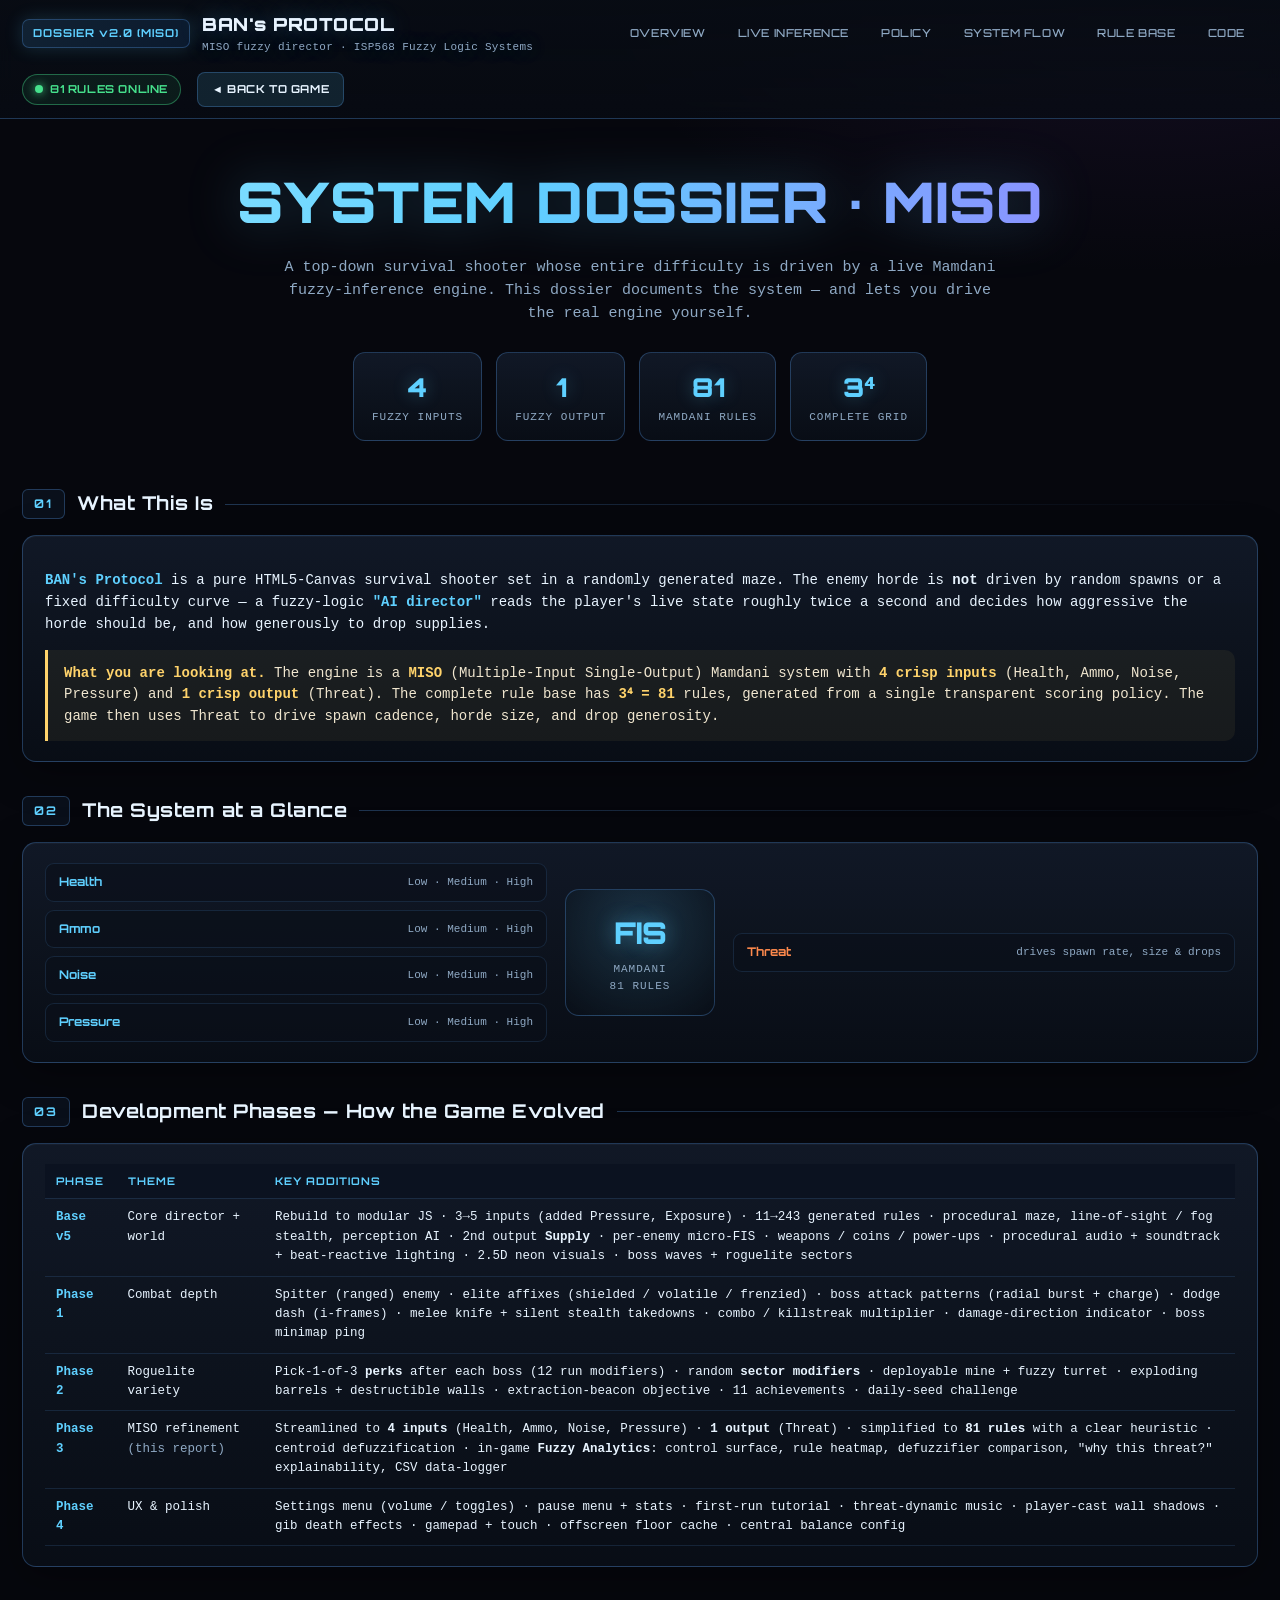
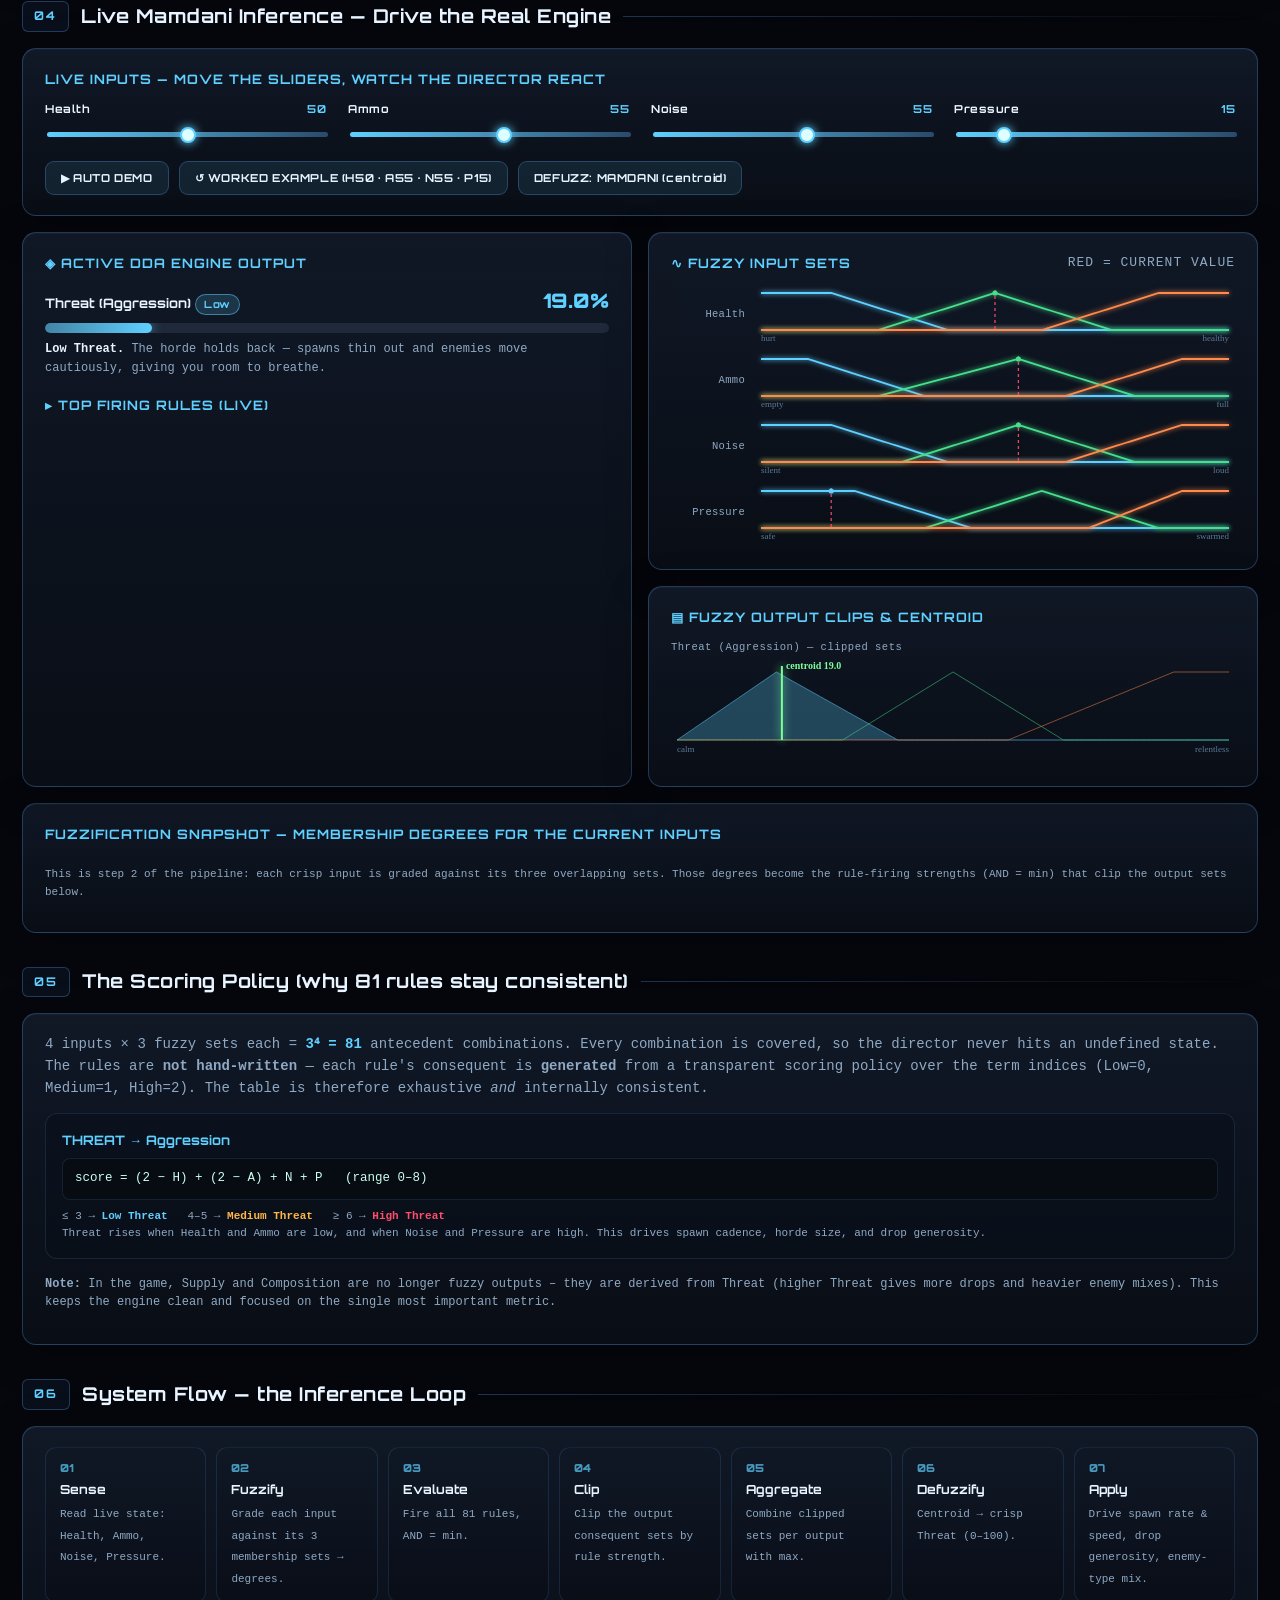
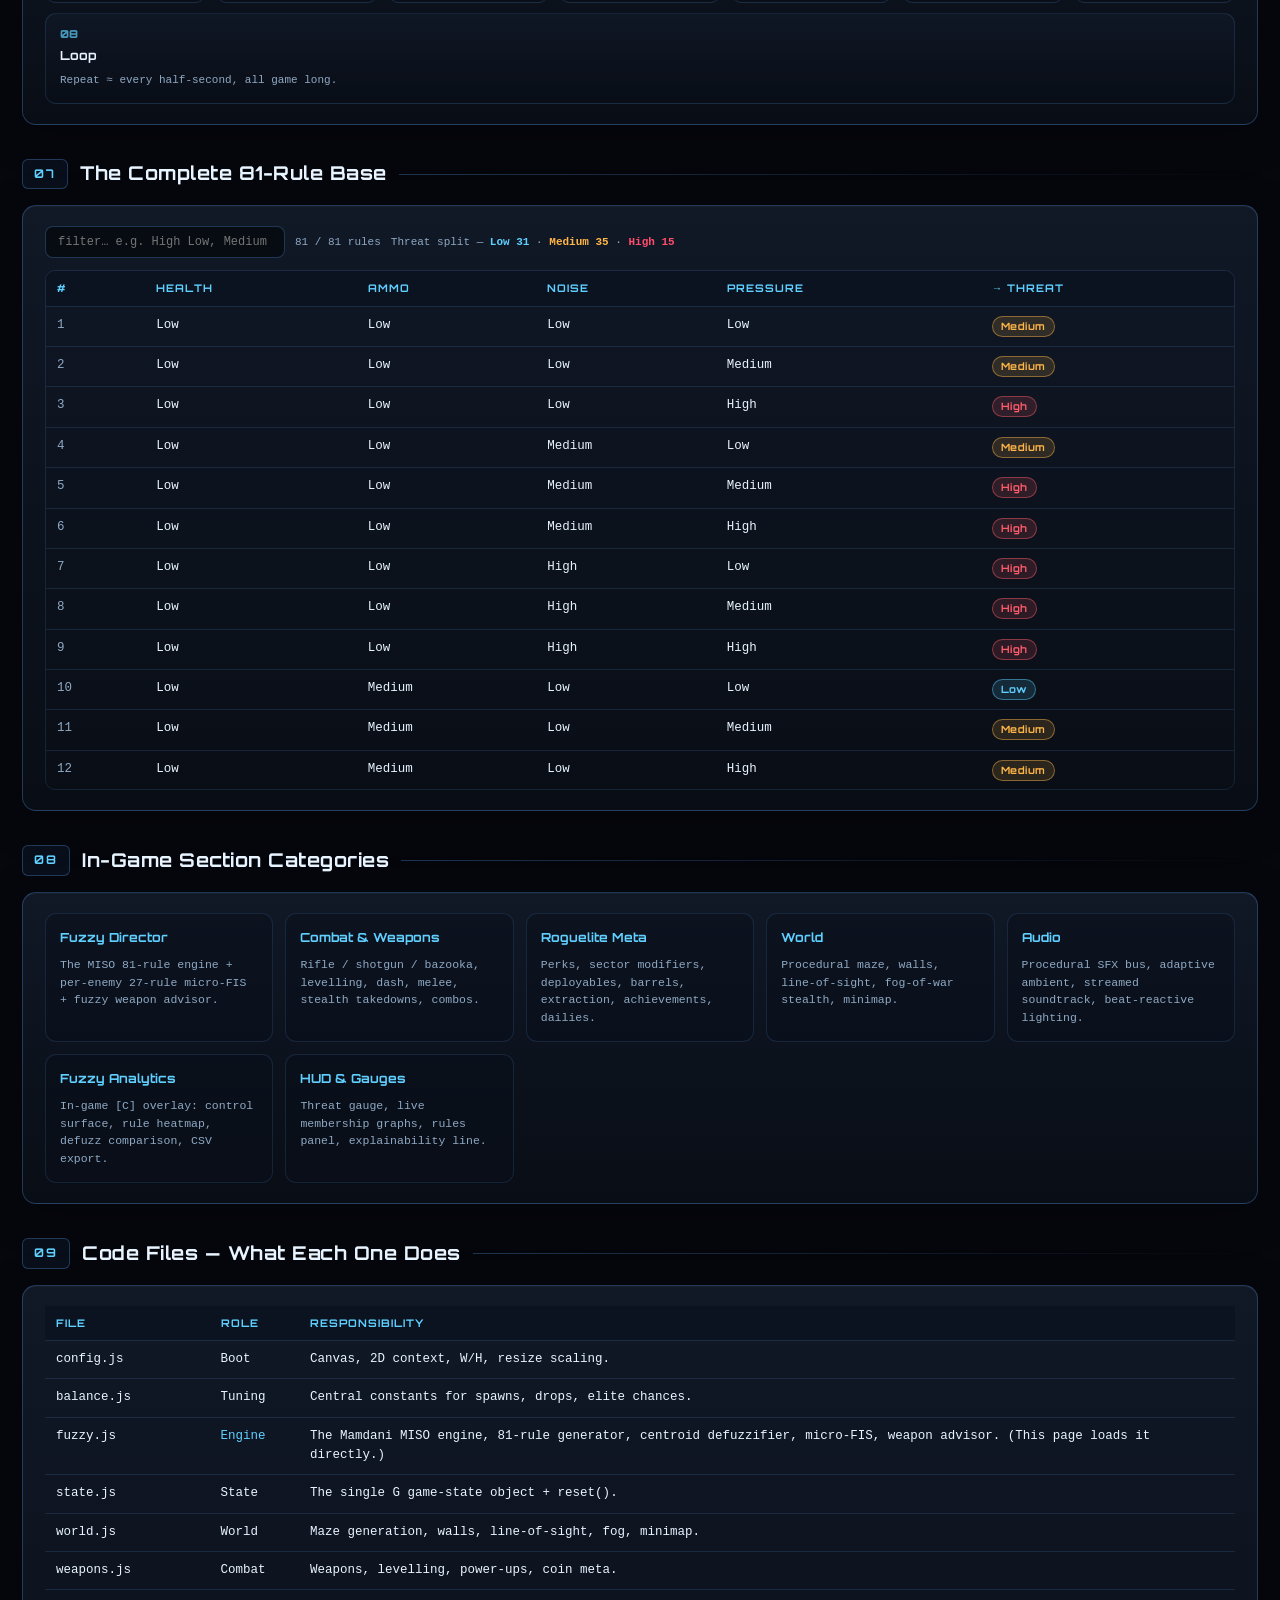
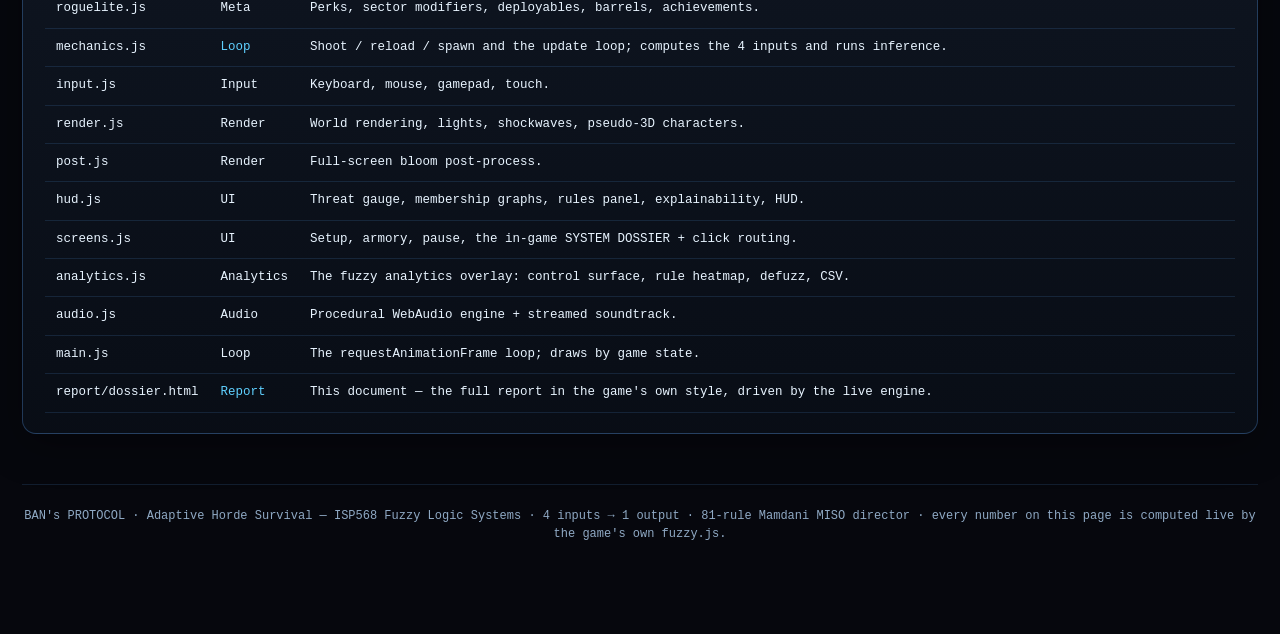
<file: docs/report/dossier.html>
<!DOCTYPE html>
<html lang="en">
<head>
<meta charset="UTF-8">
<meta name="viewport" content="width=device-width, initial-scale=1.0">
<title>BAN's Protocol — System Dossier (ISP568) · MISO 4‑in/1‑out/81‑rule</title>
<link rel="preconnect" href="https://fonts.googleapis.com">
<link rel="preconnect" href="https://fonts.gstatic.com" crossorigin>
<link href="https://fonts.googleapis.com/css2?family=Orbitron:wght@500;700;900&display=swap" rel="stylesheet">
<style>
:root{
  --bg:#06070d; --bg2:#080b14;
  --panel-top:rgba(18,26,40,.92); --panel-bot:rgba(9,14,23,.94);
  --line:rgba(95,170,255,.28); --line-soft:rgba(95,170,255,.14);
  --accent:#5fd0ff; --text:#e8f4ff; --dim:#8fa9c4; --dimmer:#5b7a99;
  --good:#46e08c; --gold:#ffd36b; --warn:#ffb648; --bad:#ff4d6d; --purple:#9b7bff;
  --disp:'Orbitron','Segoe UI',sans-serif; --mono:'Consolas',ui-monospace,monospace;
}
*{box-sizing:border-box}
html,body{margin:0;background:
  radial-gradient(1200px 600px at 20% -10%,rgba(40,80,140,.18),transparent 60%),
  radial-gradient(1000px 500px at 90% 0%,rgba(120,60,180,.12),transparent 55%),
  var(--bg);
  color:var(--text);font-family:var(--mono);font-size:14px;line-height:1.55;
  -webkit-font-smoothing:antialiased;}
a{color:var(--accent);text-decoration:none}
.wrap{max-width:1360px;margin:0 auto;padding:0 22px 90px}

/* ---------- top bar ---------- */
header{position:sticky;top:0;z-index:20;backdrop-filter:blur(8px);
  background:linear-gradient(180deg,rgba(8,12,20,.96),rgba(8,12,20,.72));
  border-bottom:1px solid var(--line);}
.bar{max-width:1360px;margin:0 auto;padding:11px 22px;display:flex;align-items:center;gap:16px;flex-wrap:wrap}
.brandwrap{display:flex;align-items:center;gap:12px}
.badge{font-family:var(--disp);font-weight:700;font-size:11px;letter-spacing:1px;
  padding:5px 10px;border-radius:7px;background:linear-gradient(135deg,#123,#0b1a2e);
  border:1px solid var(--line);color:var(--accent);box-shadow:0 0 18px rgba(95,208,255,.18)}
.brand{font-family:var(--disp);font-weight:900;font-size:18px;letter-spacing:.5px;
  color:var(--text);text-shadow:0 0 22px rgba(95,208,255,.35)}
.brand small{display:block;font-family:var(--mono);font-weight:400;font-size:11px;color:var(--dim);letter-spacing:.3px}
nav{display:flex;gap:6px;margin-left:auto;flex-wrap:wrap}
nav a{font-family:var(--disp);font-weight:500;font-size:11px;letter-spacing:.6px;color:var(--dim);
  padding:7px 12px;border-radius:8px;border:1px solid transparent}
nav a:hover{color:var(--text);border-color:var(--line-soft);background:rgba(95,170,255,.06)}
.enginepill{font-family:var(--disp);font-weight:700;font-size:11px;letter-spacing:.6px;color:var(--good);
  padding:6px 12px;border-radius:20px;border:1px solid rgba(70,224,140,.4);background:rgba(70,224,140,.08)}
.enginepill .dot{display:inline-block;width:8px;height:8px;border-radius:50%;background:var(--good);
  margin-right:7px;box-shadow:0 0 10px var(--good);animation:pulse 1.8s infinite}
@keyframes pulse{0%,100%{opacity:1}50%{opacity:.35}}
.backbtn{font-family:var(--disp);font-weight:700;font-size:11px;letter-spacing:.6px;color:var(--text);
  padding:8px 14px;border-radius:8px;border:1px solid var(--line);background:rgba(95,208,255,.12)}
.backbtn:hover{background:rgba(95,208,255,.28)}

/* ---------- hero ---------- */
.hero{padding:40px 0 8px;text-align:center}
.hero h1{font-family:var(--disp);font-weight:900;font-size:clamp(30px,5vw,56px);margin:0;
  letter-spacing:1px;text-wrap:balance;
  background:linear-gradient(90deg,#8fe4ff,#5fd0ff 40%,#9b7bff);-webkit-background-clip:text;background-clip:text;
  -webkit-text-fill-color:transparent;filter:drop-shadow(0 0 26px rgba(95,208,255,.25))}
.hero p{color:var(--dim);font-size:15px;margin:10px auto 0;max-width:720px}
.statrow{display:flex;gap:14px;justify-content:center;flex-wrap:wrap;margin:26px 0 6px}
.stat{min-width:120px;padding:14px 18px;border-radius:12px;border:1px solid var(--line);
  background:linear-gradient(180deg,var(--panel-top),var(--panel-bot))}
.stat .n{font-family:var(--disp);font-weight:900;font-size:26px;color:var(--accent);text-shadow:0 0 18px rgba(95,208,255,.3)}
.stat .l{font-size:11px;color:var(--dim);letter-spacing:1px;text-transform:uppercase;margin-top:2px}

/* ---------- panels & sections ---------- */
section{margin-top:34px;scroll-margin-top:78px}
.sec-h{display:flex;align-items:center;gap:12px;margin:0 0 16px}
.sec-h .tag{font-family:var(--disp);font-weight:700;font-size:12px;letter-spacing:2px;color:var(--accent);
  padding:5px 11px;border-radius:6px;border:1px solid var(--line);background:rgba(95,170,255,.06)}
.sec-h h2{font-family:var(--disp);font-weight:700;font-size:19px;letter-spacing:.5px;margin:0;color:var(--text)}
.sec-h .rule{flex:1;height:1px;background:linear-gradient(90deg,var(--line),transparent)}
.panel{background:linear-gradient(180deg,var(--panel-top),var(--panel-bot));
  border:1px solid var(--line);border-radius:14px;padding:20px 22px;
  box-shadow:0 10px 40px rgba(0,0,0,.35), inset 0 1px 0 rgba(255,255,255,.03)}
.panel + .panel{margin-top:16px}
.panel h3{font-family:var(--disp);font-weight:700;font-size:13px;letter-spacing:1px;color:var(--accent);
  margin:0 0 12px;text-transform:uppercase}
.grid2{display:grid;grid-template-columns:1fr 1fr;gap:16px}
.grid3{display:grid;grid-template-columns:repeat(3,1fr);gap:14px}
@media(max-width:900px){.grid2,.grid3{grid-template-columns:1fr}}
.muted{color:var(--dim)}
.kw{color:var(--accent)} .ok{color:var(--good)} .hot{color:var(--bad)} .amb{color:var(--warn)} .pur{color:var(--purple)}
.callout{border-left:3px solid var(--gold);background:rgba(255,211,107,.06);
  padding:13px 16px;border-radius:0 10px 10px 0;color:#f0e6cf}
.callout b{color:var(--gold)}

/* ---------- tables ---------- */
table{width:100%;border-collapse:collapse;font-size:12.5px}
th,td{text-align:left;padding:9px 11px;border-bottom:1px solid var(--line-soft);vertical-align:top}
thead th{font-family:var(--disp);font-weight:700;font-size:10.5px;letter-spacing:1px;color:var(--accent);
  text-transform:uppercase;position:sticky;top:0;background:#0b1220;z-index:1}
tbody tr:hover{background:rgba(95,170,255,.05)}
.scroll-x{overflow-x:auto}
.pill{display:inline-block;font-family:var(--disp);font-weight:700;font-size:10px;letter-spacing:.5px;
  padding:3px 8px;border-radius:12px;line-height:1.3;white-space:nowrap}

/* ---------- input→output flow ---------- */
.flowmap{display:grid;grid-template-columns:1fr auto 1fr;gap:18px;align-items:center}
@media(max-width:820px){.flowmap{grid-template-columns:1fr}}
.chipcol{display:flex;flex-direction:column;gap:8px}
.iochip{display:flex;justify-content:space-between;align-items:center;gap:10px;
  padding:9px 13px;border-radius:9px;border:1px solid var(--line-soft);background:rgba(10,16,26,.6)}
.iochip b{font-family:var(--disp);font-weight:700;font-size:12px}
.iochip span{font-size:11px;color:var(--dim)}
.engineblob{text-align:center;padding:20px 16px;border-radius:14px;border:1px solid var(--line);
  background:radial-gradient(circle at 50% 30%,rgba(95,208,255,.16),rgba(9,14,23,.9));min-width:150px}
.engineblob .big{font-family:var(--disp);font-weight:900;font-size:30px;color:var(--accent);text-shadow:0 0 20px rgba(95,208,255,.4)}
.engineblob .sub{font-size:11px;color:var(--dim);letter-spacing:1px;margin-top:4px}

/* ---------- live cockpit ---------- */
.slidergrid{display:grid;grid-template-columns:repeat(4,1fr);gap:14px 22px}
@media(max-width:720px){.slidergrid{grid-template-columns:1fr 1fr}}
.sl label{display:flex;justify-content:space-between;font-size:11px;letter-spacing:.5px;margin-bottom:5px}
.sl label b{font-family:var(--disp);font-weight:700;color:var(--text)}
.sl label span{color:var(--accent);font-family:var(--disp);font-weight:700}
input[type=range]{-webkit-appearance:none;width:100%;height:5px;border-radius:4px;
  background:linear-gradient(90deg,var(--accent),#2a4a6a);outline:none}
input[type=range]::-webkit-slider-thumb{-webkit-appearance:none;width:16px;height:16px;border-radius:50%;
  background:#dff;border:2px solid var(--accent);box-shadow:0 0 10px var(--accent);cursor:pointer}
input[type=range]::-moz-range-thumb{width:15px;height:15px;border-radius:50%;background:#dff;
  border:2px solid var(--accent);box-shadow:0 0 10px var(--accent);cursor:pointer}
.ctrlbtns{display:flex;gap:10px;margin-top:16px;flex-wrap:wrap}
.btn{font-family:var(--disp);font-weight:700;font-size:11px;letter-spacing:.6px;cursor:pointer;
  padding:9px 15px;border-radius:9px;border:1px solid var(--line);background:rgba(95,208,255,.1);color:var(--text)}
.btn:hover{background:rgba(95,208,255,.24)}
.btn.on{background:rgba(70,224,140,.2);border-color:rgba(70,224,140,.5);color:var(--good)}

.gauge{margin-bottom:18px}
.gauge .top{display:flex;justify-content:space-between;align-items:baseline}
.gauge .name{font-family:var(--disp);font-weight:700;font-size:13px}
.gauge .val{font-family:var(--disp);font-weight:900;font-size:20px}
.gauge .track{height:10px;border-radius:6px;background:rgba(120,150,180,.15);margin:7px 0;overflow:hidden}
.gauge .fill{height:100%;border-radius:6px;transition:width .18s ease,background .18s ease}
.gauge .impact{font-size:12px;color:var(--dim);min-height:34px}
.gauge .impact b{color:var(--text)}

.plotrow{display:flex;align-items:center;gap:10px;margin-bottom:8px}
.plotrow .lab{width:74px;flex:none;font-size:10.5px;color:var(--dim);letter-spacing:.3px;text-align:right;line-height:1.2}
.plotrow canvas{flex:1;height:58px;width:100%;display:block}
.outplot{margin-bottom:12px}
.outplot .cap{font-size:10.5px;color:var(--dim);letter-spacing:.5px;margin-bottom:3px;
  display:flex;justify-content:space-between}
.outplot canvas{width:100%;height:96px;display:block}

.fzz{width:100%;font-size:11px}
.fzz td{padding:4px 6px;border-bottom:1px solid var(--line-soft)}
.fzz .t{color:var(--dim)}
.barmini{display:inline-block;height:7px;border-radius:4px;vertical-align:middle;margin-left:6px}

.firelist{font-size:11.5px}
.firelist .r{display:flex;justify-content:space-between;gap:8px;padding:3px 0;border-bottom:1px solid var(--line-soft)}
.firelist .r code{color:var(--accent)}
.firelist .r .s{color:var(--gold);font-family:var(--disp);font-weight:700;font-size:10px}

/* ---------- policy cards ---------- */
.policy{padding:16px;border-radius:12px;border:1px solid var(--line-soft);background:rgba(10,16,26,.55)}
.policy h4{font-family:var(--disp);font-weight:700;font-size:13px;margin:0 0 8px}
.formula{font-family:var(--mono);font-size:12.5px;background:#070b12;border:1px solid var(--line-soft);
  border-radius:8px;padding:10px 12px;color:#cfe;overflow-x:auto;white-space:nowrap}
.thr{font-size:11px;color:var(--dim);margin-top:8px}

/* ---------- system flow ---------- */
.pipe{display:flex;flex-wrap:wrap;gap:10px;align-items:stretch}
.step{flex:1 1 150px;min-width:140px;padding:12px 14px;border-radius:11px;border:1px solid var(--line-soft);
  background:linear-gradient(180deg,rgba(16,24,38,.9),rgba(9,14,23,.9));position:relative}
.step .no{font-family:var(--disp);font-weight:900;font-size:11px;color:var(--accent);opacity:.7}
.step b{display:block;font-family:var(--disp);font-weight:700;font-size:12.5px;margin:3px 0 4px}
.step span{font-size:11px;color:var(--dim)}

.catgrid{display:grid;grid-template-columns:repeat(auto-fit,minmax(210px,1fr));gap:12px}
.cat{padding:14px;border-radius:11px;border:1px solid var(--line-soft);background:rgba(10,16,26,.55)}
.cat b{font-family:var(--disp);font-weight:700;font-size:12.5px;color:var(--accent)}
.cat p{margin:6px 0 0;font-size:11.5px;color:var(--dim)}

.filterbar{display:flex;gap:10px;align-items:center;margin-bottom:12px;flex-wrap:wrap}
.filterbar input{background:#070b12;border:1px solid var(--line);border-radius:8px;color:var(--text);
  font-family:var(--mono);font-size:12px;padding:8px 12px;min-width:240px;outline:none}
.filterbar input:focus{border-color:var(--accent)}
.rulewrap{max-height:520px;overflow:auto;border:1px solid var(--line-soft);border-radius:10px}
.rulecount{font-size:11px;color:var(--dim)}
footer{margin-top:50px;padding-top:22px;border-top:1px solid var(--line-soft);color:var(--dim);font-size:12px;text-align:center}
</style>
</head>
<body>

<header>
  <div class="bar">
    <div class="brandwrap">
      <span class="badge">DOSSIER v2.0 (MISO)</span>
      <span class="brand">BAN's PROTOCOL<small>MISO fuzzy director · ISP568 Fuzzy Logic Systems</small></span>
    </div>
    <nav>
      <a href="#overview">OVERVIEW</a>
      <a href="#live">LIVE INFERENCE</a>
      <a href="#policies">POLICY</a>
      <a href="#flow">SYSTEM FLOW</a>
      <a href="#rules">RULE BASE</a>
      <a href="#files">CODE</a>
    </nav>
    <span class="enginepill"><span class="dot"></span>81 RULES ONLINE</span>
    <a class="backbtn" href="../index.html">◄ BACK TO GAME</a>
  </div>
</header>

<div class="wrap">

  <!-- HERO -->
  <div class="hero" id="overview">
    <h1>SYSTEM DOSSIER · MISO</h1>
    <p>A top-down survival shooter whose entire difficulty is driven by a live Mamdani fuzzy-inference engine.
       This dossier documents the system — and lets you drive the real engine yourself.</p>
    <div class="statrow">
      <div class="stat"><div class="n">4</div><div class="l">Fuzzy Inputs</div></div>
      <div class="stat"><div class="n">1</div><div class="l">Fuzzy Output</div></div>
      <div class="stat"><div class="n">81</div><div class="l">Mamdani Rules</div></div>
      <div class="stat"><div class="n">3⁴</div><div class="l">Complete Grid</div></div>
    </div>
  </div>

  <!-- EXEC BRIEF -->
  <section>
    <div class="sec-h"><span class="tag">01</span><h2>What This Is</h2><span class="rule"></span></div>
    <div class="panel">
      <p><b class="kw">BAN's Protocol</b> is a pure HTML5-Canvas survival shooter set in a randomly generated maze.
      The enemy horde is <b>not</b> driven by random spawns or a fixed difficulty curve — a fuzzy-logic
      <b class="kw">"AI director"</b> reads the player's live state roughly twice a second and decides how aggressive
      the horde should be, and how generously to drop supplies.</p>
      <div class="callout" style="margin-top:14px">
        <b>What you are looking at.</b> The engine is a <b>MISO</b> (Multiple‑Input Single‑Output) Mamdani system
        with <b>4 crisp inputs</b> (Health, Ammo, Noise, Pressure) and <b>1 crisp output</b> (Threat).
        The complete rule base has <b>3⁴ = 81</b> rules, generated from a single transparent scoring policy.
        The game then uses Threat to drive spawn cadence, horde size, and drop generosity.
      </div>
    </div>
  </section>

  <!-- SYSTEM AT A GLANCE -->
  <section>
    <div class="sec-h"><span class="tag">02</span><h2>The System at a Glance</h2><span class="rule"></span></div>
    <div class="panel">
      <div class="flowmap">
        <div class="chipcol" id="inGlance"></div>
        <div class="engineblob"><div class="big">FIS</div><div class="sub">MAMDANI<br>81 RULES</div></div>
        <div class="chipcol" id="outGlance"></div>
      </div>
    </div>
  </section>

  <!-- DEVELOPMENT PHASES -->
  <section>
    <div class="sec-h"><span class="tag">03</span><h2>Development Phases — How the Game Evolved</h2><span class="rule"></span></div>
    <div class="panel scroll-x">
      <table>
        <thead><tr><th>Phase</th><th>Theme</th><th>Key additions</th></tr></thead>
        <tbody>
          <tr><td><b class="kw">Base v5</b></td><td>Core director + world</td>
            <td>Rebuild to modular JS · 3→5 inputs (added Pressure, Exposure) · 11→243 generated rules ·
                procedural maze, line-of-sight / fog stealth, perception AI · 2nd output <b>Supply</b> ·
                per-enemy micro-FIS · weapons / coins / power-ups · procedural audio + soundtrack + beat-reactive
                lighting · 2.5D neon visuals · boss waves + roguelite sectors</td></tr>
          <tr><td><b class="kw">Phase 1</b></td><td>Combat depth</td>
            <td>Spitter (ranged) enemy · elite affixes (shielded / volatile / frenzied) · boss attack patterns
                (radial burst + charge) · dodge dash (i-frames) · melee knife + silent stealth takedowns ·
                combo / killstreak multiplier · damage-direction indicator · boss minimap ping</td></tr>
          <tr><td><b class="kw">Phase 2</b></td><td>Roguelite variety</td>
            <td>Pick-1-of-3 <b>perks</b> after each boss (12 run modifiers) · random <b>sector modifiers</b> ·
                deployable mine + fuzzy turret · exploding barrels + destructible walls ·
                extraction-beacon objective · 11 achievements · daily-seed challenge</td></tr>
          <tr><td><b class="kw">Phase 3</b></td><td>MISO refinement <span class="muted">(this report)</span></td>
            <td>Streamlined to <b>4 inputs</b> (Health, Ammo, Noise, Pressure) · <b>1 output</b> (Threat) ·
                simplified to <b>81 rules</b> with a clear heuristic · centroid defuzzification ·
                in-game <b>Fuzzy Analytics</b>: control surface, rule heatmap, defuzzifier comparison,
                "why this threat?" explainability, CSV data‑logger</td></tr>
          <tr><td><b class="kw">Phase 4</b></td><td>UX &amp; polish</td>
            <td>Settings menu (volume / toggles) · pause menu + stats · first-run tutorial · threat-dynamic music ·
                player-cast wall shadows · gib death effects · gamepad + touch · offscreen floor cache ·
                central balance config</td></tr>
        </tbody>
      </table>
    </div>
  </section>

  <!-- LIVE INFERENCE COCKPIT -->
  <section id="live">
    <div class="sec-h"><span class="tag">04</span><h2>Live Mamdani Inference — Drive the Real Engine</h2><span class="rule"></span></div>

    <div class="panel">
      <h3>Live Inputs — move the sliders, watch the director react</h3>
      <div class="slidergrid" id="sliders"></div>
      <div class="ctrlbtns">
        <button class="btn" id="autoBtn">▶ AUTO DEMO</button>
        <button class="btn" id="resetBtn">↺ WORKED EXAMPLE (H50 · A55 · N55 · P15)</button>
        <button class="btn" id="modeBtn">DEFUZZ: MAMDANI (centroid)</button>
      </div>
    </div>

    <div class="grid2" style="margin-top:16px">
      <!-- LEFT: engine outputs -->
      <div class="panel">
        <h3>◈ Active DDA Engine Output</h3>
        <div id="gauges"></div>
        <h3 style="margin-top:18px">▸ Top Firing Rules (live)</h3>
        <div class="firelist" id="fireList"></div>
      </div>

      <!-- RIGHT: plots -->
      <div>
        <div class="panel">
          <h3>∿ Fuzzy Input Sets <span class="muted" style="float:right;font-family:var(--mono);font-weight:400">red = current value</span></h3>
          <div id="inPlots"></div>
        </div>
        <div class="panel">
          <h3>▤ Fuzzy Output Clips &amp; Centroid</h3>
          <div id="outPlots"></div>
        </div>
      </div>
    </div>

    <div class="panel" style="margin-top:16px">
      <h3>Fuzzification snapshot — membership degrees for the current inputs</h3>
      <div class="scroll-x"><table class="fzz" id="fzzTable"></table></div>
      <p class="thr" style="margin-top:10px">This is step 2 of the pipeline: each crisp input is graded against its
        three overlapping sets. Those degrees become the rule-firing strengths (AND = min) that clip the output sets below.</p>
    </div>
  </section>

  <!-- POLICIES -->
  <section id="policies">
    <div class="sec-h"><span class="tag">05</span><h2>The Scoring Policy (why 81 rules stay consistent)</h2><span class="rule"></span></div>
    <div class="panel">
      <p class="muted" style="margin-top:0">4 inputs × 3 fuzzy sets each = <b class="kw">3⁴ = 81</b> antecedent combinations.
        Every combination is covered, so the director never hits an undefined state. The rules are <b>not hand-written</b> —
        each rule's consequent is <b>generated</b> from a transparent scoring policy over the term indices
        (Low=0, Medium=1, High=2). The table is therefore exhaustive <i>and</i> internally consistent.</p>
      <div class="grid3" style="margin-top:6px">
        <div class="policy" style="grid-column:1/-1">
          <h4 class="kw">THREAT → Aggression</h4>
          <div class="formula">score = (2 − H) + (2 − A) + N + P   &nbsp;&nbsp;(range 0–8)</div>
          <div class="thr">≤ 3 → <b class="kw">Low Threat</b> &nbsp; 4–5 → <b class="amb">Medium Threat</b> &nbsp; ≥ 6 → <b class="hot">High Threat</b><br>
            Threat rises when Health and Ammo are low, and when Noise and Pressure are high. This drives spawn cadence, horde size, and drop generosity.</div>
        </div>
      </div>
      <p class="muted" style="margin-top:16px;font-size:12px"><b>Note:</b> In the game, Supply and Composition are no longer fuzzy outputs – they are derived from Threat (higher Threat gives more drops and heavier enemy mixes). This keeps the engine clean and focused on the single most important metric.</p>
    </div>
  </section>

  <!-- SYSTEM FLOW -->
  <section id="flow">
    <div class="sec-h"><span class="tag">06</span><h2>System Flow — the Inference Loop</h2><span class="rule"></span></div>
    <div class="panel">
      <div class="pipe">
        <div class="step"><div class="no">01</div><b>Sense</b><span>Read live state: Health, Ammo, Noise, Pressure.</span></div>
        <div class="step"><div class="no">02</div><b>Fuzzify</b><span>Grade each input against its 3 membership sets → degrees.</span></div>
        <div class="step"><div class="no">03</div><b>Evaluate</b><span>Fire all 81 rules, AND = min.</span></div>
        <div class="step"><div class="no">04</div><b>Clip</b><span>Clip the output consequent sets by rule strength.</span></div>
        <div class="step"><div class="no">05</div><b>Aggregate</b><span>Combine clipped sets per output with max.</span></div>
        <div class="step"><div class="no">06</div><b>Defuzzify</b><span>Centroid → crisp Threat (0–100).</span></div>
        <div class="step"><div class="no">07</div><b>Apply</b><span>Drive spawn rate &amp; speed, drop generosity, enemy-type mix.</span></div>
        <div class="step"><div class="no">08</div><b>Loop</b><span>Repeat ≈ every half-second, all game long.</span></div>
      </div>
    </div>
  </section>

  <!-- RULE BASE -->
  <section id="rules">
    <div class="sec-h"><span class="tag">07</span><h2>The Complete 81-Rule Base</h2><span class="rule"></span></div>
    <div class="panel">
      <div class="filterbar">
        <input id="ruleFilter" placeholder="filter… e.g. High Low, Medium">
        <span class="rulecount" id="ruleCount"></span>
        <span class="rulecount" id="ruleStats"></span>
      </div>
      <div class="rulewrap scroll-x">
        <table id="ruleTable">
          <thead><tr>
            <th>#</th><th>Health</th><th>Ammo</th><th>Noise</th><th>Pressure</th><th>→ Threat</th>
          </tr></thead>
          <tbody id="ruleBody"></tbody>
        </table>
      </div>
    </div>
  </section>

  <!-- SECTION CATEGORIES -->
  <section>
    <div class="sec-h"><span class="tag">08</span><h2>In-Game Section Categories</h2><span class="rule"></span></div>
    <div class="panel">
      <div class="catgrid">
        <div class="cat"><b>Fuzzy Director</b><p>The MISO 81-rule engine + per-enemy 27-rule micro-FIS + fuzzy weapon advisor.</p></div>
        <div class="cat"><b>Combat &amp; Weapons</b><p>Rifle / shotgun / bazooka, levelling, dash, melee, stealth takedowns, combos.</p></div>
        <div class="cat"><b>Roguelite Meta</b><p>Perks, sector modifiers, deployables, barrels, extraction, achievements, dailies.</p></div>
        <div class="cat"><b>World</b><p>Procedural maze, walls, line-of-sight, fog-of-war stealth, minimap.</p></div>
        <div class="cat"><b>Audio</b><p>Procedural SFX bus, adaptive ambient, streamed soundtrack, beat-reactive lighting.</p></div>
        <div class="cat"><b>Fuzzy Analytics</b><p>In-game [C] overlay: control surface, rule heatmap, defuzz comparison, CSV export.</p></div>
        <div class="cat"><b>HUD &amp; Gauges</b><p>Threat gauge, live membership graphs, rules panel, explainability line.</p></div>
      </div>
    </div>
  </section>

  <!-- CODE FILES -->
  <section id="files">
    <div class="sec-h"><span class="tag">09</span><h2>Code Files — What Each One Does</h2><span class="rule"></span></div>
    <div class="panel scroll-x">
      <table>
        <thead><tr><th>File</th><th>Role</th><th>Responsibility</th></tr></thead>
        <tbody>
          <tr><td><code>config.js</code></td><td>Boot</td><td>Canvas, 2D context, W/H, resize scaling.</td></tr>
          <tr><td><code>balance.js</code></td><td>Tuning</td><td>Central constants for spawns, drops, elite chances.</td></tr>
          <tr><td><code>fuzzy.js</code></td><td class="kw">Engine</td><td>The Mamdani MISO engine, 81-rule generator, centroid defuzzifier, micro-FIS, weapon advisor. (This page loads it directly.)</td></tr>
          <tr><td><code>state.js</code></td><td>State</td><td>The single <code>G</code> game-state object + <code>reset()</code>.</td></tr>
          <tr><td><code>world.js</code></td><td>World</td><td>Maze generation, walls, line-of-sight, fog, minimap.</td></tr>
          <tr><td><code>weapons.js</code></td><td>Combat</td><td>Weapons, levelling, power-ups, coin meta.</td></tr>
          <tr><td><code>roguelite.js</code></td><td>Meta</td><td>Perks, sector modifiers, deployables, barrels, achievements.</td></tr>
          <tr><td><code>mechanics.js</code></td><td class="kw">Loop</td><td>Shoot / reload / spawn and the update loop; computes the 4 inputs and runs inference.</td></tr>
          <tr><td><code>input.js</code></td><td>Input</td><td>Keyboard, mouse, gamepad, touch.</td></tr>
          <tr><td><code>render.js</code></td><td>Render</td><td>World rendering, lights, shockwaves, pseudo-3D characters.</td></tr>
          <tr><td><code>post.js</code></td><td>Render</td><td>Full-screen bloom post-process.</td></tr>
          <tr><td><code>hud.js</code></td><td>UI</td><td>Threat gauge, membership graphs, rules panel, explainability, HUD.</td></tr>
          <tr><td><code>screens.js</code></td><td>UI</td><td>Setup, armory, pause, the in-game SYSTEM DOSSIER + click routing.</td></tr>
          <tr><td><code>analytics.js</code></td><td>Analytics</td><td>The fuzzy analytics overlay: control surface, rule heatmap, defuzz, CSV.</td></tr>
          <tr><td><code>audio.js</code></td><td>Audio</td><td>Procedural WebAudio engine + streamed soundtrack.</td></tr>
          <tr><td><code>main.js</code></td><td>Loop</td><td>The <code>requestAnimationFrame</code> loop; draws by game state.</td></tr>
          <tr><td><code>report/dossier.html</code></td><td class="kw">Report</td><td>This document — the full report in the game's own style, driven by the live engine.</td></tr>
        </tbody>
      </table>
    </div>
  </section>

  <footer>
    BAN's PROTOCOL · Adaptive Horde Survival — ISP568 Fuzzy Logic Systems ·
    4 inputs → 1 output · 81-rule Mamdani MISO director · every number on this page is computed live by the game's own <code>fuzzy.js</code>.
  </footer>
</div>

<!-- the REAL engine — single source of truth -->
<script src="../js/fuzzy.js"></script>
<script>
(function(){
  "use strict";
  if(typeof Fuzzy==='undefined'){ document.querySelector('.wrap').insertAdjacentHTML('afterbegin',
    '<div class="panel" style="border-color:var(--bad);color:var(--bad);margin-top:20px">Could not load ../js/fuzzy.js — open this page from the deployed game (it lives in <code>game/report/</code>).</div>'); return; }

  var TCOL=['#5fd0ff','#46e08c','#ff8a4d'];               // term colours: low / mid / high
  function hexA(h,a){var n=parseInt(h.slice(1),16);return 'rgba('+((n>>16)&255)+','+((n>>8)&255)+','+(n&255)+','+a+')';}

  // ---- MISO inputs: 4 only ----
  var IN=[
    {key:'health',   label:'Health',   terms:['Low','Medium','High'], def:50, axis:['hurt','healthy']},
    {key:'ammo',     label:'Ammo',     terms:['Low','Medium','High'], def:55, axis:['empty','full']},
    {key:'noise',    label:'Noise',    terms:['Low','Medium','High'], def:55, axis:['silent','loud']},
    {key:'pressure', label:'Pressure', terms:['Low','Medium','High'], def:15, axis:['safe','swarmed']}
  ];
  // ---- MISO outputs: only Threat ----
  var OUT=[
    {key:'threat', res:'threat', agg:'aggregate', label:'Threat (Aggression)', sets:Fuzzy.threatSets,
      terms:['Low','Medium','High'], axis:['calm','relentless'],
      impacts:['<b>Low Threat.</b> The horde holds back — spawns thin out and enemies move cautiously, giving you room to breathe.',
               '<b>Medium Threat.</b> Balanced pressure. Enemies flank and commit in measured waves.',
               '<b>High Threat.</b> Relentless. Faster, bolder enemies rush the player, spawn counts spike.']}
  ];

  var state={}; IN.forEach(function(v){state[v.key]=v.def;});
  var mode='mamdani';

  /* ---------- glance chips ---------- */
  (function(){
    var ic=document.getElementById('inGlance'), oc=document.getElementById('outGlance');
    IN.forEach(function(v){ ic.insertAdjacentHTML('beforeend',
      '<div class="iochip"><b class="kw">'+v.label+'</b><span>'+v.terms.join(' · ')+'</span></div>'); });
    oc.insertAdjacentHTML('beforeend',
      '<div class="iochip"><b class="pur" style="color:#ff8a4d">Threat</b><span>drives spawn rate, size &amp; drops</span></div>');
  })();

  /* ---------- sliders ---------- */
  var slHost=document.getElementById('sliders');
  IN.forEach(function(v){
    var wrap=document.createElement('div'); wrap.className='sl';
    wrap.innerHTML='<label><b>'+v.label+'</b> <span id="v_'+v.key+'">'+v.def+'</span></label>'+
      '<input type="range" min="0" max="100" value="'+v.def+'" id="s_'+v.key+'">';
    slHost.appendChild(wrap);
    wrap.querySelector('input').addEventListener('input',function(e){
      state[v.key]=+e.target.value; document.getElementById('v_'+v.key).textContent=e.target.value; render();
    });
  });

  /* ---------- input plots ---------- */
  var inPlotHost=document.getElementById('inPlots');
  IN.forEach(function(v){
    var row=document.createElement('div'); row.className='plotrow';
    row.innerHTML='<div class="lab">'+v.label+'</div><canvas id="c_'+v.key+'"></canvas>';
    inPlotHost.appendChild(row);
  });
  var outPlotHost=document.getElementById('outPlots');
  OUT.forEach(function(o){
    var row=document.createElement('div'); row.className='outplot';
    row.innerHTML='<div class="cap"><span>'+o.label+' — clipped sets</span><span id="cap_'+o.key+'"></span></div><canvas id="co_'+o.key+'"></canvas>';
    outPlotHost.appendChild(row);
  });

  function fit(cv){var r=cv.getBoundingClientRect(),d=window.devicePixelRatio||1;
    cv.width=Math.max(1,r.width*d);cv.height=Math.max(1,r.height*d);var c=cv.getContext('2d');
    c.setTransform(d,0,0,d,0,0);return {c:c,w:r.width,h:r.height};}

  function drawInput(v){
    var cv=document.getElementById('c_'+v.key); if(!cv)return; var o=fit(cv),c=o.c,w=o.w,h=o.h;
    c.clearRect(0,0,w,h);
    var pL=6,pR=6,pT=8,pB=13, gx=function(x){return pL+(x/100)*(w-pL-pR);}, gy=function(m){return pT+(1-m)*(h-pT-pB);};
    c.strokeStyle='rgba(95,170,255,.14)';c.lineWidth=1;c.beginPath();c.moveTo(pL,gy(0));c.lineTo(w-pR,gy(0));c.stroke();
    var mf=Fuzzy[v.key];
    v.terms.forEach(function(t,i){ c.strokeStyle=TCOL[i];c.lineWidth=1.8;c.shadowColor=TCOL[i];c.shadowBlur=5;c.beginPath();
      for(var x=0;x<=100;x++){var px=gx(x),py=gy(mf[t](x));if(x===0)c.moveTo(px,py);else c.lineTo(px,py);} c.stroke();c.shadowBlur=0; });
    var val=state[v.key], ix=gx(val);
    c.strokeStyle=hexA('#ff4d6d',.9);c.setLineDash([3,3]);c.lineWidth=1.3;c.beginPath();c.moveTo(ix,pT-3);c.lineTo(ix,gy(0));c.stroke();c.setLineDash([]);
    v.terms.forEach(function(t,i){var m=mf[t](val);if(m>0.01){c.fillStyle=TCOL[i];c.beginPath();c.arc(ix,gy(m),2.6,0,7);c.fill();}});
    c.fillStyle='#5b7a99';c.font='9px Consolas';c.textAlign='left';c.fillText(v.axis[0],pL,h-2);
    c.textAlign='right';c.fillText(v.axis[1],w-pR,h-2);
  }

  function drawOutput(o,res){
    var cv=document.getElementById('co_'+o.key); if(!cv)return; var oo=fit(cv),c=oo.c,w=oo.w,h=oo.h;
    c.clearRect(0,0,w,h);
    var pL=6,pR=6,pT=14,pB=14, gx=function(x){return pL+(x/100)*(w-pL-pR);}, gy=function(m){return pT+(1-m)*(h-pT-pB);};
    c.strokeStyle='rgba(95,170,255,.14)';c.lineWidth=1;c.beginPath();c.moveTo(pL,gy(0));c.lineTo(w-pR,gy(0));c.stroke();
    var agg=res[o.agg], sets=o.sets;
    o.terms.forEach(function(t,i){
      var lvl=agg[t]||0;
      c.strokeStyle=hexA(TCOL[i],.5);c.lineWidth=1;c.beginPath();
      for(var x=0;x<=100;x++){var px=gx(x),py=gy(sets[t](x));if(x===0)c.moveTo(px,py);else c.lineTo(px,py);} c.stroke();
      if(lvl>0.01){ c.fillStyle=hexA(TCOL[i],.28);c.beginPath();c.moveTo(gx(0),gy(0));
        for(var x2=0;x2<=100;x2++){c.lineTo(gx(x2),gy(Math.min(sets[t](x2),lvl)));} c.lineTo(gx(100),gy(0));c.closePath();c.fill(); }
    });
    var cVal=res[o.res], cx=gx(cVal);
    c.strokeStyle='#7CFF9B';c.lineWidth=2;c.shadowColor='#7CFF9B';c.shadowBlur=8;c.beginPath();c.moveTo(cx,pT-6);c.lineTo(cx,gy(0));c.stroke();c.shadowBlur=0;
    c.fillStyle='#7CFF9B';c.font='bold 10px Consolas';c.textAlign=cVal>60?'right':'left';
    c.fillText('centroid '+cVal.toFixed(1),cVal>60?cx-4:cx+4,pT-3);
    c.fillStyle='#5b7a99';c.font='9px Consolas';c.textAlign='left';c.fillText(o.axis[0],pL,h-2);
    c.textAlign='right';c.fillText(o.axis[1],w-pR,h-2);
    document.getElementById('cap_'+o.key).textContent='';
  }

  /* ---------- gauges ---------- */
  var gHost=document.getElementById('gauges');
  OUT.forEach(function(o){
    gHost.insertAdjacentHTML('beforeend',
      '<div class="gauge"><div class="top"><span class="name">'+o.label+' '+
      '<span class="pill" id="p_'+o.key+'"></span></span><span class="val" id="gv_'+o.key+'"></span></div>'+
      '<div class="track"><div class="fill" id="gf_'+o.key+'"></div></div>'+
      '<div class="impact" id="gi_'+o.key+'"></div></div>');
  });
  function band(v){return v>66?2:v>33?1:0;}
  var BANDCOL=['#5fd0ff','#ffb648','#ff5d6d'];

  function updGauge(o,res){
    var v=res[o.res], b=band(v), col=BANDCOL[b];
    document.getElementById('gv_'+o.key).textContent=v.toFixed(1)+'%';
    document.getElementById('gv_'+o.key).style.color=col;
    var f=document.getElementById('gf_'+o.key); f.style.width=Math.max(2,v)+'%';
    f.style.background='linear-gradient(90deg,'+hexA(col,.55)+','+col+')';
    f.style.boxShadow='0 0 12px '+hexA(col,.6);
    var pill=document.getElementById('p_'+o.key); pill.textContent=o.terms[b];
    pill.style.background=hexA(col,.16); pill.style.color=col; pill.style.border='1px solid '+hexA(col,.5);
    document.getElementById('gi_'+o.key).innerHTML=o.impacts[b];
  }

  /* ---------- fuzzification table ---------- */
  function updFzz(res){
    var f=res.fuzzified, html='<thead><tr><th>Input</th><th>Set 0</th><th>Set 1</th><th>Set 2</th></tr></thead><tbody>';
    IN.forEach(function(v){
      html+='<tr><td class="kw">'+v.label+'</td>';
      v.terms.forEach(function(t,i){ var m=f[v.key][t];
        html+='<td class="t">'+t+' <b style="color:'+TCOL[i]+'">'+m.toFixed(2)+'</b>'+
          '<span class="barmini" style="width:'+(m*44).toFixed(0)+'px;background:'+hexA(TCOL[i],.6)+'"></span></td>';
      });
      html+='</tr>';
    });
    document.getElementById('fzzTable').innerHTML=html+'</tbody>';
  }

  /* ---------- top firing rules ---------- */
  function updFire(res){
    var host=document.getElementById('fireList'), fired=res.fired||[], n=Math.min(7,fired.length), html='';
    for(var i=0;i<n;i++){ var r=fired[i];
      var antecedents = (r.rule.antecedentTerms || []).join(' · ');
      var consequent = r.rule.consequent || '?';
      html+='<div class="r"><code>'+antecedents+' → '+consequent+'</code><span class="s">'+(r.strength*100).toFixed(0)+'%</span></div>'; }
    if(!n) html='<div class="muted">no rule firing</div>';
    host.innerHTML=html;
  }

  /* ---------- master render ---------- */
  function render(){
    Fuzzy.setMode(mode);
    var res=Fuzzy.infer({health:state.health,ammo:state.ammo,noise:state.noise,pressure:state.pressure},{});
    IN.forEach(drawInput);
    OUT.forEach(function(o){drawOutput(o,res);updGauge(o,res);});
    updFzz(res); updFire(res);
  }

  /* ---------- controls ---------- */
  var auto=null;
  document.getElementById('autoBtn').addEventListener('click',function(){
    var btn=this;
    if(auto){clearInterval(auto);auto=null;btn.classList.remove('on');btn.textContent='▶ AUTO DEMO';return;}
    btn.classList.add('on');btn.textContent='⏸ STOP AUTO';
    var vel={}; IN.forEach(function(v){vel[v.key]=(Math.random()-0.5)*6;});
    auto=setInterval(function(){
      IN.forEach(function(v){
        vel[v.key]+=(Math.random()-0.5)*2.5; vel[v.key]=Math.max(-5,Math.min(5,vel[v.key]));
        state[v.key]=Math.max(0,Math.min(100,state[v.key]+vel[v.key]));
        if(state[v.key]<=0||state[v.key]>=100)vel[v.key]*=-1;
        document.getElementById('s_'+v.key).value=state[v.key];
        document.getElementById('v_'+v.key).textContent=Math.round(state[v.key]);
      });
      render();
    },90);
  });
  document.getElementById('resetBtn').addEventListener('click',function(){
    if(auto){clearInterval(auto);auto=null;var ab=document.getElementById('autoBtn');ab.classList.remove('on');ab.textContent='▶ AUTO DEMO';}
    IN.forEach(function(v){state[v.key]=v.def;document.getElementById('s_'+v.key).value=v.def;document.getElementById('v_'+v.key).textContent=v.def;});
    render();
  });
  document.getElementById('modeBtn').addEventListener('click',function(){
    mode=(mode==='mamdani')?'sugeno':'mamdani';
    this.textContent=mode==='mamdani'?'DEFUZZ: MAMDANI (centroid)':'DEFUZZ: SUGENO (weighted avg)';
    this.classList.toggle('on',mode==='sugeno'); render();
  });

  /* ---------- rule table ---------- */
  (function(){
    var body=document.getElementById('ruleBody');
    function cellCol(lbl){
      if(lbl==='Low')return '#5fd0ff';
      if(lbl==='Medium')return '#ffb648';
      return '#ff5d6d';
    }
    // Use the rules from Fuzzy (81)
    var rows=Fuzzy.rules.map(function(r,i){
      // r.antecedents: [H,A,N,P] numeric, but we can use antecedentTerms for display
      var antTerms = r.antecedentTerms || [];
      var tds = '<td class="muted">'+(i+1)+'</td>';
      antTerms.forEach(function(a){ tds+='<td>'+a+'</td>'; });
      var lbl = r.consequent;
      var col = cellCol(lbl);
      tds += '<td><span class="pill" style="background:'+hexA(col,.14)+';color:'+col+';border:1px solid '+hexA(col,.45)+'">'+lbl+'</span></td>';
      var key = (antTerms.join(' ')+' '+lbl).toLowerCase();
      return {html:'<tr>'+tds+'</tr>', key:key};
    });
    body.innerHTML=rows.map(function(r){return r.html;}).join('');
    var stats = {Low:0,Medium:0,High:0};
    Fuzzy.rules.forEach(function(r){ stats[r.consequent]++; });
    document.getElementById('ruleStats').innerHTML='Threat split — <b class="kw">Low '+(stats.Low||0)+
      '</b> · <b class="amb">Medium '+(stats.Medium||0)+'</b> · <b class="hot">High '+(stats.High||0)+'</b>';
    var trs=body.children;
    function applyFilter(q){
      q=q.trim().toLowerCase(); var terms=q.split(/\s+/).filter(Boolean), shown=0;
      for(var i=0;i<rows.length;i++){
        var ok=!terms.length||terms.every(function(t){return rows[i].key.indexOf(t)>=0;});
        trs[i].style.display=ok?'':'none'; if(ok)shown++;
      }
      document.getElementById('ruleCount').textContent=shown+' / '+rows.length+' rules';
    }
    document.getElementById('ruleFilter').addEventListener('input',function(e){applyFilter(e.target.value);});
    applyFilter('');
  })();

  window.addEventListener('resize',function(){render();});
  render();
})();
</script>
</body>
</html>
</file>
<file: docs/css/style.css>
html,body{
  margin:0;height:100%;background:#06070d;overflow:hidden;
  font-family:'Segoe UI',Consolas,monospace;color:#cfe;user-select:none;
}
#wrap{position:fixed;inset:0;display:flex;align-items:center;justify-content:center;}
canvas#c{display:block;background:transparent;box-shadow:0 0 60px #0af3;cursor:crosshair;position:relative;z-index:2;}
#c3d{z-index:1;box-shadow:0 0 60px #0af3;}
#hint{
  position:fixed;bottom:6px;left:50%;transform:translateX(-50%);
  font-size:12px;color:#5a7;opacity:.6;letter-spacing:1px;
}
</file>
<file: game/css/style.css>
html,body{
  margin:0;height:100%;background:#06070d;overflow:hidden;
  font-family:'Segoe UI',Consolas,monospace;color:#cfe;user-select:none;
}
#wrap{position:fixed;inset:0;display:flex;align-items:center;justify-content:center;}
canvas#c{display:block;background:transparent;box-shadow:0 0 60px #0af3;cursor:crosshair;position:relative;z-index:2;}
#c3d{z-index:1;box-shadow:0 0 60px #0af3;}
#hint{
  position:fixed;bottom:6px;left:50%;transform:translateX(-50%);
  font-size:12px;color:#5a7;opacity:.6;letter-spacing:1px;
}
</file>
